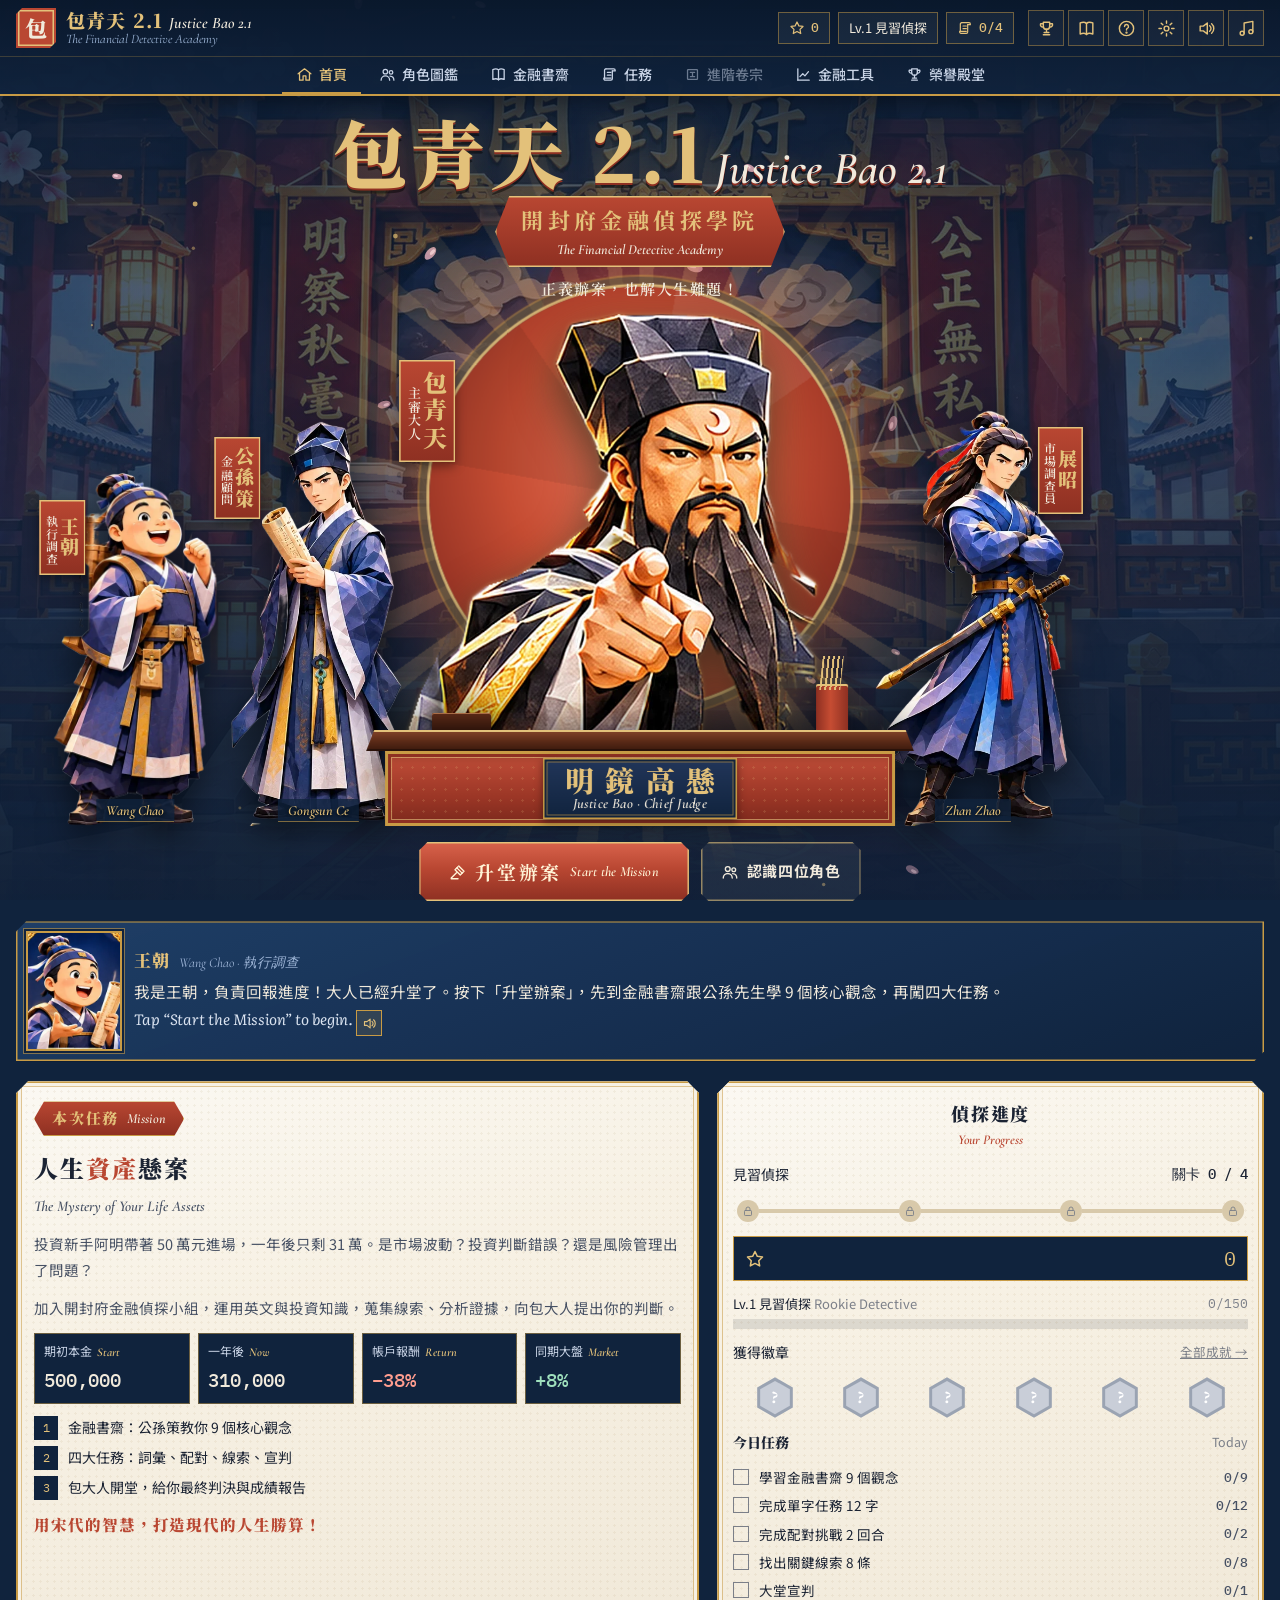
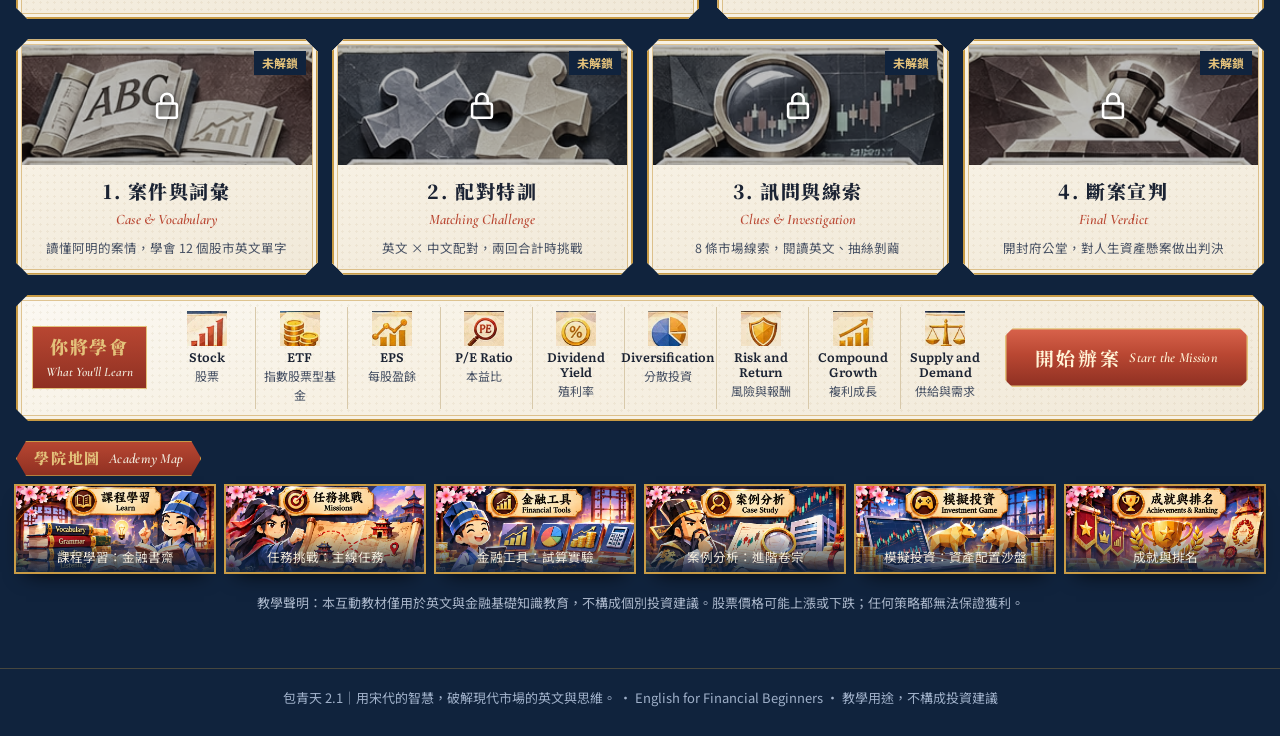
<file: index.html>
<!DOCTYPE html>
<html lang="zh-Hant">
<head>
<meta charset="UTF-8">
<meta name="viewport" content="width=device-width, initial-scale=1, viewport-fit=cover">
<title>包青天 2.1 Justice Bao 2.1</title>
<meta name="claude:viewport-fit-sides" content="cover">
<meta name="description" content="包青天 2.1 Justice Bao 2.1 — The Financial Detective Academy：在開封府的故事裡學會股市英文、金融觀念與風險判斷。">
<meta name="theme-color" content="#10233D">
<link rel="preconnect" href="https://fonts.googleapis.com">
<link rel="preconnect" href="https://fonts.gstatic.com" crossorigin>
<link rel="stylesheet" href="https://fonts.googleapis.com/css2?family=Noto+Serif+TC:wght@600;900&family=Noto+Sans+TC:wght@400;500;700&family=Cormorant+Garamond:ital,wght@0,600;1,500;1,600&family=Literata:ital,wght@0,400;0,600;1,400&family=Gentium+Book+Plus&family=IBM+Plex+Mono:wght@500&display=swap">
<link rel="stylesheet" href="https://fonts.googleapis.com/css2?family=LXGW+WenKai+TC:wght@400;700&display=swap">
<link rel="stylesheet" href="css/style.css">
<link rel="stylesheet" href="css/casefiles.css">
</head>
<body>
<div class="scene" id="scene-a"></div><div class="scene" id="scene-b"></div><div class="scene-veil"></div>
<canvas id="jb-particles" aria-hidden="true"></canvas>
<header class="hud"></header>
<main id="view" aria-live="polite"></main>
<footer class="wrap" style="padding-block:18px 28px;text-align:center;font-size:13px;color:#9fb0c9;border-top:1px solid rgba(200,155,69,.3)">包青天 2.1｜用宋代的智慧，破解現代市場的英文與思維。 · English for Financial Beginners · 教學用途，不構成投資建議</footer>
<div id="jb-modal" class="modal" hidden></div>
<div id="jb-toast" class="toast" role="status" aria-live="polite"></div>
<div id="jb-pop" class="pop-wrap" aria-live="polite"></div>
<div id="jb-flash" class="flash" aria-hidden="true"></div>
<div class="cf">
  <div id="termcard" class="termcard paper" role="dialog" aria-label="單字卡" hidden></div>
  <div id="notebook" class="sheet" hidden><div id="nb-panel" class="sheet-panel paper" role="dialog" aria-modal="true" aria-label="卷宗筆記"></div></div>
  <div id="cf-modal" class="modal" hidden></div>
</div>
<noscript><p style="padding:20px;color:#F1EADC">這個遊戲需要啟用 JavaScript。</p></noscript>
<script src="js/data/assets.js"></script>
<script src="js/data/characters.js"></script>
<script src="js/data/learning.js"></script>
<script src="js/data/missions.js"></script>
<script src="js/data/rules.js"></script>
<script src="js/core/icons.js"></script>
<script src="js/core/store.js"></script>
<script src="js/core/audio.js"></script>
<script src="js/core/ui.js"></script>
<script src="js/views/home.js"></script>
<script src="js/views/gallery.js"></script>
<script src="js/views/academy.js"></script>
<script src="js/views/missions12.js"></script>
<script src="js/views/missions34.js"></script>
<script src="js/views/report.js"></script>
<script src="js/views/extras.js"></script>
<script src="js/casefiles/casefiles.js"></script>
<script src="js/app.js"></script>
</body>
</html>
</file>
<file: css/style.css>
/* Justice Bao 2.1 — visual system.
   Layout concept: a night scene of Kaifeng behind every screen; ivory paper panels with gold frames and chamfered origami corners sit on top; vermilion marks every action. */
:root{
  --navy:#10233D; --navy-2:#162e4e; --navy-3:#20406a; --navy-4:#2c5385;
  --gold:#C89B45; --gold-2:#E3C17A; --gold-3:#8d6a2b; --gold-glow:rgba(200,155,69,.35);
  --verm:#B94732; --verm-2:#8e3022; --verm-3:#d9634c;
  --ivory:#F1EADC; --ivory-2:#e7dcc6; --ivory-3:#d8c9aa; --paper:#f7f1e4;
  --ink:#1b2333; --ink-2:#465063; --ink-3:#7b7f88;
  --jade:#2f7a5b; --jade-2:#dcebe1; --rose:#f6ddd6; --sky:#9fb7d8;
  --f-display:"Noto Serif TC","Noto Serif CJK TC","Songti TC",serif;
  --f-body:"Noto Sans TC","Noto Sans CJK TC","PingFang TC","Microsoft JhengHei",system-ui,sans-serif;
  --f-en:"Literata","Georgia","Times New Roman",serif;
  --f-en-display:"Cormorant Garamond","Literata",Georgia,serif;
  --f-kk:"Gentium Book Plus","Charis SIL","Doulos SIL","Noto Sans","Lucida Sans Unicode",serif;
  --f-mono:"IBM Plex Mono",ui-monospace,Menlo,monospace;
  --chamfer:12px; --r:4px;
  --t-fast:.18s; --t-med:.38s; --ease:cubic-bezier(.2,.8,.2,1);
  color-scheme:light;
}
*{box-sizing:border-box}
[hidden]{display:none!important}
html{scroll-behavior:smooth;-webkit-text-size-adjust:100%}
body{margin:0;background:var(--navy);color:var(--ivory);font-family:var(--f-body);font-size:15.5px;line-height:1.65;-webkit-font-smoothing:antialiased;min-height:100vh;overflow-x:hidden}
body::before{content:"";position:fixed;inset:0 0 auto;height:env(safe-area-inset-top,0px);z-index:60;background:var(--navy)}
body.modal-open{overflow:hidden}
img{max-width:100%;display:block}
button{font:inherit;color:inherit;cursor:pointer}
button[disabled]{cursor:not-allowed}
h1,h2,h3,h4,h5{margin:0;text-wrap:balance;font-weight:900}
p{margin:0}
:focus-visible{outline:3px solid var(--gold-2);outline-offset:2px}
.sr{position:absolute;width:1px;height:1px;overflow:hidden;clip:rect(0 0 0 0);white-space:nowrap}
.ico{width:20px;height:20px;flex:none}
.wrap{width:100%;max-width:1280px;margin:0 auto;padding-left:max(16px,env(safe-area-inset-left,0px));padding-right:max(16px,env(safe-area-inset-right,0px))}
.en{font-family:var(--f-en)}
.kk{font-family:var(--f-kk);letter-spacing:.02em}
.num{font-family:var(--f-mono);font-variant-numeric:tabular-nums}

/* ================= scene backdrop ================= */
.scene{position:fixed;inset:0;z-index:-3;background:var(--navy) center/cover no-repeat;opacity:0;transition:opacity .9s ease}
.scene.on{opacity:1}
.scene-veil{position:fixed;inset:0;z-index:-2;background:
  radial-gradient(120% 70% at 50% 0%,rgba(16,35,61,.25),rgba(16,35,61,.82) 70%),
  linear-gradient(180deg,rgba(16,35,61,.55),rgba(16,35,61,.78) 45%,rgba(10,22,40,.95));pointer-events:none}
body[data-view="home"] .scene-veil{background:radial-gradient(90% 60% at 50% 40%,rgba(16,35,61,.2),rgba(16,35,61,.72) 70%),linear-gradient(180deg,rgba(10,22,40,.82),rgba(16,35,61,.45) 30%,rgba(16,35,61,.6) 60%,rgba(10,22,40,.94))}
#jb-particles{position:fixed;inset:0;width:100%;height:100%;z-index:-1;pointer-events:none}

/* ================= HUD ================= */
.hud{position:sticky;top:env(safe-area-inset-top,0px);z-index:40;background:linear-gradient(180deg,rgba(10,24,44,.97),rgba(16,35,61,.95));border-bottom:2px solid var(--gold);box-shadow:0 6px 18px rgba(0,0,0,.35)}
.hud-row{display:flex;align-items:center;gap:14px;padding-block:8px}
.hud-navrow{border-top:1px solid rgba(200,155,69,.25)}
.hud-navrow .hud-nav{margin:0 auto;justify-content:center}
.brand{display:flex;align-items:center;gap:10px;text-decoration:none;color:var(--ivory);min-width:0;flex:none}
.brand-seal{width:40px;height:40px;flex:none;display:grid;place-items:center;background:var(--verm);color:var(--ivory);font-family:var(--f-display);font-weight:900;font-size:22px;box-shadow:inset 0 0 0 2px var(--verm),inset 0 0 0 3.5px var(--gold-2);clip-path:polygon(6px 0,100% 0,100% calc(100% - 6px),calc(100% - 6px) 100%,0 100%,0 6px)}
.brand-t{display:flex;flex-direction:column;line-height:1.15;min-width:0}
.brand-t b{font-family:var(--f-display);font-weight:900;font-size:19px;color:var(--gold-2);letter-spacing:.06em;white-space:nowrap}
.brand-t b i{font-family:var(--f-en-display);font-style:italic;font-weight:600;color:var(--ivory);margin-left:6px;font-size:16px;letter-spacing:0}
.brand-t span{font-family:var(--f-en-display);font-style:italic;font-size:13px;color:var(--sky);white-space:nowrap}
.hud-nav{display:flex;gap:4px;min-width:0;overflow-x:auto;scrollbar-width:none}
.hud-stats{margin-left:auto}
.hud-nav::-webkit-scrollbar{display:none}
.hud-nav a{display:flex;align-items:center;gap:6px;padding:6px 14px;color:#c9d4e6;text-decoration:none;font-size:14px;font-weight:500;white-space:nowrap;border-bottom:2px solid transparent}
.hud-nav a:hover{color:var(--gold-2)}
.hud-nav a.on{color:var(--gold-2);border-bottom-color:var(--gold)}
.hud-nav a .ico{width:17px;height:17px}
.hud-nav a.locked{opacity:.5}
.hud-stats{display:flex;align-items:center;gap:8px;flex:none}
.chip{display:inline-flex;align-items:center;gap:6px;padding:4px 10px;border:1px solid rgba(200,155,69,.5);background:rgba(255,255,255,.05);font-size:13px;color:var(--ivory);white-space:nowrap}
.chip .ico{width:16px;height:16px;color:var(--gold-2)}
.chip b{font-family:var(--f-mono);font-weight:500;color:var(--gold-2);font-variant-numeric:tabular-nums}
#hud-score.bump{animation:bump .5s var(--ease)}
@keyframes bump{40%{transform:scale(1.25);color:#fff}}
.hud-tools{display:flex;gap:4px;flex:none}
.tool{width:36px;height:36px;display:grid;place-items:center;border:1px solid rgba(200,155,69,.45);background:rgba(255,255,255,.04);color:var(--gold-2);position:relative}
.tool:hover{background:rgba(200,155,69,.18)}
.tool.off{color:#7f8ba0}
.tool .ico{width:19px;height:19px}
.tool[data-tip]:hover::after{content:attr(data-tip);position:absolute;top:calc(100% + 6px);left:50%;transform:translateX(-50%);background:var(--ink);color:var(--ivory);font-size:12px;padding:3px 8px;white-space:nowrap;z-index:5}
.menu-btn{display:none}
.drawer{position:fixed;inset:0;z-index:55;background:rgba(6,14,28,.6);display:flex;justify-content:flex-end}
.drawer-panel{width:min(340px,88%);height:100%;overflow-y:auto;background:var(--navy-2);border-left:2px solid var(--gold);padding:calc(16px + env(safe-area-inset-top,0px)) max(16px,env(safe-area-inset-right,0px)) calc(20px + env(safe-area-inset-bottom,0px)) 18px;display:flex;flex-direction:column;gap:6px}
.drawer-panel a,.drawer-panel button.dr{display:flex;align-items:center;gap:12px;padding:11px 10px;color:var(--ivory);text-decoration:none;border:0;background:none;text-align:left;font-size:15px;border-bottom:1px solid rgba(200,155,69,.18)}
.drawer-panel a.on{color:var(--gold-2)}
.drawer-panel .ico{color:var(--gold-2)}
@media (max-width:900px){.hud-navrow,.hud-tools .opt-tool{display:none}.menu-btn{display:grid}}
@media (max-width:560px){.brand-t span,.chip.lvl,.hud-tools .tool:not(.menu-btn):not(.snd){display:none}.brand-t b{font-size:16px}.brand-t b i{display:none}.brand-seal{width:34px;height:34px;font-size:19px}.hud-stats{gap:5px}.chip{padding:3px 7px}}

/* ================= views ================= */
main#view{position:relative;min-height:70vh}
.view{padding-block:22px 54px;display:flex;flex-direction:column;gap:20px;animation:viewIn var(--t-med) var(--ease) both}
.view.leaving{animation:viewOut .18s ease both}
@keyframes viewIn{from{opacity:0;transform:translateY(10px)}to{opacity:1;transform:none}}
@keyframes viewOut{to{opacity:0;transform:translateY(-6px)}}

/* ---------- frames & panels ---------- */
.frame{position:relative;background:var(--paper);color:var(--ink);
  background-image:radial-gradient(rgba(141,106,43,.07) 1px,transparent 1.3px),linear-gradient(165deg,rgba(255,255,255,.55),rgba(255,255,255,0) 40%,rgba(141,106,43,.06));
  background-size:7px 7px,100% 100%;
  box-shadow:inset 0 0 0 2px var(--gold),inset 0 0 0 5px var(--paper),inset 0 0 0 6px rgba(200,155,69,.55),0 14px 30px -14px rgba(0,0,0,.55);
  clip-path:polygon(var(--chamfer) 0,calc(100% - var(--chamfer)) 0,100% var(--chamfer),100% calc(100% - var(--chamfer)),calc(100% - var(--chamfer)) 100%,var(--chamfer) 100%,0 calc(100% - var(--chamfer)),0 var(--chamfer))}
.frame-dark{position:relative;background:linear-gradient(160deg,rgba(32,64,106,.9),rgba(16,35,61,.94));color:var(--ivory);
  box-shadow:inset 0 0 0 1.5px var(--gold),inset 0 0 0 4px rgba(16,35,61,.9),inset 0 0 0 5px rgba(200,155,69,.4),0 14px 30px -14px rgba(0,0,0,.6);
  clip-path:polygon(var(--chamfer) 0,calc(100% - var(--chamfer)) 0,100% var(--chamfer),100% calc(100% - var(--chamfer)),calc(100% - var(--chamfer)) 100%,var(--chamfer) 100%,0 calc(100% - var(--chamfer)),0 var(--chamfer))}
.pad{padding:22px clamp(16px,2.6vw,28px)}
.ribbon{display:inline-flex;align-items:center;gap:8px;align-self:flex-start;background:linear-gradient(180deg,var(--verm),var(--verm-2));color:var(--gold-2);font-family:var(--f-display);font-weight:900;letter-spacing:.12em;padding:5px 18px;font-size:15px;
  clip-path:polygon(10px 0,calc(100% - 10px) 0,100% 50%,calc(100% - 10px) 100%,10px 100%,0 50%);box-shadow:inset 0 0 0 1px var(--gold)}
.ribbon small{font-family:var(--f-en-display);font-style:italic;font-weight:600;letter-spacing:.02em;color:var(--ivory);font-size:14px}
.eyebrow{font-family:var(--f-en-display);font-style:italic;font-weight:600;font-size:15px;color:var(--gold-2);letter-spacing:.04em}
.frame .eyebrow{color:var(--verm)}
.h-title{font-family:var(--f-display);font-weight:900;font-size:clamp(24px,3vw,34px);letter-spacing:.06em;line-height:1.25}
.h-title .en-sub{display:block;font-family:var(--f-en-display);font-style:italic;font-weight:600;font-size:.55em;letter-spacing:.01em;color:var(--gold-2)}
.frame .h-title .en-sub{color:var(--verm)}
.muted{color:var(--ink-3)}
.frame .lead{color:var(--ink-2)}

/* ---------- view header with scene banner ---------- */
.vhead{display:grid;grid-template-columns:minmax(0,1fr) minmax(0,1.05fr);gap:0;overflow:hidden}
.vhead-copy{padding:22px clamp(16px,2.6vw,30px);display:flex;flex-direction:column;gap:10px;justify-content:center;min-width:0}
.vhead-art{position:relative;min-height:190px}
.vhead-art img{position:absolute;inset:0;width:100%;height:100%;object-fit:cover}
.vhead-art::after{content:"";position:absolute;inset:0;background:linear-gradient(90deg,var(--navy-2),rgba(22,46,78,0) 30%)}
.vhead .lead{color:#d6deeb;max-width:40em;font-size:15px}
.steps4{display:flex;gap:6px;align-items:center;flex-wrap:wrap}
.steps4 span{display:flex;align-items:center;gap:5px;font-size:12.5px;color:#9fb0c9;padding:3px 9px;border:1px solid rgba(159,183,216,.3)}
.steps4 span.on{color:var(--navy);background:var(--gold-2);border-color:var(--gold-2);font-weight:700}
.steps4 span.done{color:var(--gold-2);border-color:rgba(200,155,69,.6)}
.steps4 .ico{width:14px;height:14px}
@media (max-width:820px){.vhead{grid-template-columns:1fr}.vhead-art{min-height:150px;order:-1}.vhead-art::after{background:linear-gradient(0deg,var(--navy-2),rgba(22,46,78,0) 45%)}}

/* ---------- buttons ---------- */
.btn{display:inline-flex;align-items:center;justify-content:center;gap:8px;border:0;padding:10px 20px;font-weight:700;font-size:15px;letter-spacing:.04em;text-decoration:none;transition:transform var(--t-fast),filter var(--t-fast),background var(--t-fast);
  clip-path:polygon(8px 0,calc(100% - 8px) 0,100% 8px,100% calc(100% - 8px),calc(100% - 8px) 100%,8px 100%,0 calc(100% - 8px),0 8px)}
.btn:hover:not([disabled]){filter:brightness(1.08);transform:translateY(-1px)}
.btn:active:not([disabled]){transform:translateY(1px)}
.btn[disabled]{opacity:.45}
.btn .ico{width:18px;height:18px}
.btn-red{background:linear-gradient(180deg,var(--verm-3),var(--verm) 45%,var(--verm-2));color:#fff3d6;box-shadow:inset 0 0 0 1.5px var(--gold-2)}
.btn-gold{background:linear-gradient(180deg,#f0d38f,var(--gold) 60%,#a8802f);color:var(--navy);box-shadow:inset 0 0 0 1px #fbe7b4}
.btn-navy{background:linear-gradient(180deg,var(--navy-4),var(--navy-2));color:var(--gold-2);box-shadow:inset 0 0 0 1.5px var(--gold)}
.btn-ghost{background:rgba(255,255,255,.06);color:var(--ivory);box-shadow:inset 0 0 0 1.5px rgba(227,193,122,.6)}
.frame .btn-ghost{background:rgba(27,35,51,.07);color:var(--ink);box-shadow:inset 0 0 0 1.5px var(--ink-3)}
.btn-lg{padding:14px 30px;font-size:19px;font-family:var(--f-display);letter-spacing:.14em}
.btn-lg small{display:block;font-family:var(--f-en-display);font-style:italic;font-size:14px;letter-spacing:.02em;font-weight:600}
.btn-sm{padding:6px 12px;font-size:13.5px}
.row{display:flex;gap:10px;flex-wrap:wrap;align-items:center}
.row.end{justify-content:flex-end}
.row.between{justify-content:space-between}
.mini-say{display:inline-grid;place-items:center;width:26px;height:26px;border:1px solid var(--gold);background:rgba(200,155,69,.15);color:var(--gold-3);vertical-align:-6px;padding:0}
.mini-say .ico{width:15px;height:15px}
.frame-dark .mini-say,.dlg .mini-say{color:var(--gold-2)}
.icon-txt{display:inline-flex;align-items:center;gap:6px;border:1px solid var(--ivory-3);background:rgba(255,255,255,.6);color:var(--ink-2);padding:5px 11px;font-size:13.5px}
.icon-txt:hover{border-color:var(--gold);color:var(--ink)}
.icon-txt .ico{width:16px;height:16px}
.toggle{display:inline-flex;align-items:center;gap:7px;font-size:13.5px;color:var(--ink-2);cursor:pointer;user-select:none}
.toggle input{accent-color:var(--verm);width:16px;height:16px}

/* ---------- dialogue ---------- */
.dlg{display:grid;grid-template-columns:auto minmax(0,1fr);gap:14px;align-items:center;background:linear-gradient(160deg,rgba(32,64,106,.94),rgba(16,35,61,.96));color:var(--ivory);padding:12px 16px 12px 12px;
  box-shadow:inset 0 0 0 1.5px var(--gold),0 12px 26px -12px rgba(0,0,0,.6);clip-path:polygon(10px 0,100% 0,100% calc(100% - 10px),calc(100% - 10px) 100%,0 100%,0 10px)}
.dlg-in{animation:dlgIn .45s var(--ease) both}
@keyframes dlgIn{from{opacity:0;transform:translateX(-14px)}to{opacity:1;transform:none}}
.dlg-body{min-width:0;display:flex;flex-direction:column;gap:3px}
.dlg-name{display:flex;align-items:baseline;gap:8px;flex-wrap:wrap}
.dlg-name b{font-family:var(--f-display);font-weight:900;color:var(--gold-2);font-size:17px;letter-spacing:.08em}
.dlg-name span{font-family:var(--f-en-display);font-style:italic;font-size:13.5px;color:var(--sky)}
.dlg-zh{font-size:15.5px;line-height:1.7}
.dlg-en{font-family:var(--f-en);font-size:15px;color:#dbe4f1;font-style:italic}
.portrait{margin:0;position:relative;width:92px;aspect-ratio:238/300;flex:none;background:var(--navy-3);
  box-shadow:0 0 0 2px var(--gold),0 0 0 4px var(--navy),0 0 0 5px rgba(200,155,69,.6);overflow:hidden}
.portrait img{width:100%;height:100%;object-fit:cover;object-position:50% 18%}
.portrait.pop img{animation:facePop .42s var(--ease)}
@keyframes facePop{0%{transform:scale(.92);opacity:.4}100%{transform:none;opacity:1}}
.dlg.big .portrait{width:120px}
@media (max-width:560px){.dlg{grid-template-columns:64px minmax(0,1fr);gap:11px;padding:10px 12px 10px 10px}.portrait{width:64px}.dlg.big .portrait{width:76px}.dlg-zh{font-size:14.5px}.dlg-en{font-size:14px}}

/* ---------- options & feedback ---------- */
.q-card{display:flex;flex-direction:column;gap:14px}
.q-meta{display:flex;justify-content:space-between;align-items:center;gap:10px;flex-wrap:wrap;border-bottom:1px solid var(--ivory-3);padding-bottom:10px}
.q-tag{font-family:var(--f-en-display);font-style:italic;font-weight:600;font-size:15px;color:var(--verm)}
.stars{display:inline-flex;gap:2px;color:var(--gold)}
.stars .ico{width:15px;height:15px;fill:currentColor}
.stars .ico.dim{color:var(--ivory-3);fill:none}
.q-en{font-family:var(--f-en);font-size:18px;line-height:1.55;color:var(--ink);font-weight:600}
.q-zh{font-size:14.5px;color:var(--ink-2)}
.opts{display:grid;grid-template-columns:repeat(2,minmax(0,1fr));gap:9px}
.opts.long{grid-template-columns:1fr}
.opt{display:flex;gap:11px;align-items:flex-start;text-align:left;border:1.5px solid var(--ivory-3);background:#fffaf0;color:var(--ink);padding:11px 13px;font-family:var(--f-en);font-size:15.5px;line-height:1.45;transition:border-color var(--t-fast),background var(--t-fast),transform var(--t-fast)}
.opt:hover:not([disabled]){border-color:var(--gold);background:#fff4dc;transform:translateY(-1px)}
.opt .L{font-family:var(--f-display);font-weight:900;color:var(--verm);flex:none;min-width:1em}
.opt small{display:block;font-family:var(--f-body);font-size:13px;color:var(--ink-3)}
.opt.right{border-color:var(--jade);background:var(--jade-2);animation:okPulse .55s var(--ease)}
.opt.wrong{border-color:var(--verm);background:var(--rose);animation:shake .42s}
.opt[disabled]{cursor:default}
.opt.picked{border-color:var(--navy-4);background:#e8eef8}
@keyframes okPulse{40%{box-shadow:0 0 0 6px rgba(47,122,91,.25)}}
@keyframes shake{20%{transform:translateX(-6px)}40%{transform:translateX(6px)}60%{transform:translateX(-4px)}80%{transform:translateX(3px)}}
.fb{padding:12px 15px;font-size:14.5px;line-height:1.7;animation:viewIn .3s var(--ease)}
.fb.ok{background:var(--jade-2);box-shadow:inset 4px 0 0 var(--jade)}
.fb.no{background:var(--rose);box-shadow:inset 4px 0 0 var(--verm)}
.fb b{display:block;margin-bottom:2px}
.fb .plus{display:block;margin-top:8px;padding-top:8px;border-top:1px dashed rgba(27,35,51,.2);color:var(--ink-2)}
.fb .plus::before{content:"金融知識補充　";font-weight:700;color:var(--gold-3)}
@media (max-width:620px){.opts{grid-template-columns:1fr}.q-en{font-size:16.5px}}
.bar{height:10px;background:rgba(27,35,51,.12);position:relative;overflow:hidden}
.bar span{position:absolute;inset:0 auto 0 0;background:linear-gradient(90deg,var(--verm),var(--gold));transition:width .5s var(--ease)}
.frame-dark .bar{background:rgba(255,255,255,.12)}

/* ---------- term button ---------- */
.term{font:inherit;color:var(--verm-2);background:linear-gradient(transparent 62%,rgba(200,155,69,.42) 62%);border:0;padding:0 1px;font-weight:600;cursor:pointer}
.term:hover{background:rgba(200,155,69,.42)}

/* ================= HOME ================= */
.home-title{grid-column:1/-1;display:flex;flex-direction:column;align-items:center;text-align:center;gap:4px;padding-top:4px}
.home-title h1{font-family:var(--f-display);font-weight:900;font-size:clamp(40px,6vw,74px);line-height:1;letter-spacing:.06em;color:var(--gold-2);text-shadow:0 2px 0 var(--verm-2),0 4px 0 rgba(0,0,0,.45),0 0 24px rgba(200,155,69,.25)}
.home-title h1 i{font-family:var(--f-en-display);font-weight:600;font-size:.62em;color:var(--ivory);margin-left:.15em;letter-spacing:0}
.home-title .academy{display:inline-flex;flex-direction:column;align-items:center;background:linear-gradient(180deg,var(--verm),var(--verm-2));padding:6px 26px;box-shadow:inset 0 0 0 1.5px var(--gold-2);clip-path:polygon(14px 0,calc(100% - 14px) 0,100% 50%,calc(100% - 14px) 100%,14px 100%,0 50%)}
.home-title .academy b{font-family:var(--f-display);font-size:clamp(17px,2vw,22px);letter-spacing:.2em;color:var(--gold-2)}
.home-title .academy span{font-family:var(--f-en-display);font-style:italic;font-weight:600;color:var(--ivory);font-size:14px}
.home-title .tag{font-family:var(--f-display);font-weight:600;color:var(--ivory);font-size:15px;letter-spacing:.1em;margin-top:6px}
.story-card{display:flex;flex-direction:column;gap:12px;padding:20px 18px}
.story-card h2{font-family:var(--f-display);font-size:24px;letter-spacing:.08em}
.story-card h2 em{font-style:normal;color:var(--verm)}
.story-card .en{font-family:var(--f-en-display);font-style:italic;font-weight:600;color:var(--ink-2);font-size:15px;margin-top:-6px}
.story-card p.body{font-size:14.5px;color:var(--ink-2);line-height:1.8}
.story-card .tagline{font-family:var(--f-display);color:var(--verm);font-weight:900;letter-spacing:.06em}
.story-card .howto{list-style:none;margin:0;padding:0;display:flex;flex-direction:column;gap:6px;counter-reset:s}
.story-card .howto li{display:grid;grid-template-columns:26px minmax(0,1fr);gap:8px;align-items:center;font-size:14px;color:var(--ink)}
.story-card .howto li::before{counter-increment:s;content:counter(s);width:24px;height:24px;display:grid;place-items:center;background:var(--navy);color:var(--gold-2);font-family:var(--f-mono);font-size:12px}
.story-card .btn{margin-top:auto}
/* hero: the court stage — Bao rises in the centre in front of a vermilion sun, his team flanking, the judge's desk in front */
.court-hero{position:relative;display:flex;flex-direction:column;align-items:center;margin-top:-8px}
.home-title{position:relative;z-index:6}
.home-title h1{text-shadow:0 2px 0 var(--verm-2),0 5px 0 rgba(0,0,0,.45),0 0 30px rgba(200,155,69,.35)}
.court{--sh:520px;--bh:458px;--bb:54px;--dh:96px;--gx:-322px;--gh:405px;--zx:333px;--zh:416px;--wx:calc(min(505px, 50vw - 100px) * -1);--wh:354px;
  position:relative;width:100%;height:var(--sh);margin-top:4px;overflow-x:clip;isolation:isolate}
.court::after{content:"";position:absolute;left:6%;right:6%;bottom:-6px;height:70px;z-index:1;background:radial-gradient(50% 55% at 50% 60%,rgba(4,10,22,.7),transparent 72%);pointer-events:none}
.sun{position:absolute;left:50%;bottom:calc(var(--bb) + var(--bh) * .6);width:calc(var(--bh) * .92);aspect-ratio:1;translate:-50% 50%;z-index:0;pointer-events:none;animation:sunIn 1.1s var(--ease) both}
.sun::before{content:"";position:absolute;inset:-42%;border-radius:50%;background:repeating-conic-gradient(from 0deg,rgba(236,201,128,.30) 0deg 3.5deg,transparent 3.5deg 11deg);-webkit-mask:radial-gradient(circle,#000 34%,transparent 70%);mask:radial-gradient(circle,#000 34%,transparent 70%);animation:spin 140s linear infinite}
.sun::after{content:"";position:absolute;inset:0;border-radius:50%;
  background:conic-gradient(from 10deg,rgba(255,255,255,.08) 0 45deg,transparent 45deg 90deg,rgba(0,0,0,.09) 90deg 135deg,transparent 135deg 180deg,rgba(255,255,255,.06) 180deg 225deg,transparent 225deg 270deg,rgba(0,0,0,.08) 270deg 315deg,transparent 315deg),
             radial-gradient(circle at 50% 42%,#e8735a 0,#c64d33 42%,#9b3626 70%,#6a2117 100%);
  box-shadow:0 0 0 3px rgba(236,201,128,.8),0 0 0 10px rgba(16,35,61,.35),0 0 0 12px rgba(200,155,69,.45),0 0 90px 24px rgba(198,77,51,.45)}
.actor{position:absolute;bottom:0;left:calc(50% + var(--x));translate:-50% 0;display:block;text-decoration:none;color:inherit;z-index:2;animation:var(--in) .9s var(--ease) both}
.actor img{display:block;height:var(--h);width:auto;max-width:none;filter:drop-shadow(0 12px 16px rgba(0,0,0,.55));transition:transform .35s var(--ease),filter .35s}
.actor:hover img,.actor:focus-visible img{transform:translateY(-8px);filter:drop-shadow(0 14px 20px rgba(0,0,0,.6)) drop-shadow(0 0 14px rgba(236,201,128,.55))}
.actor.gongsun{--x:var(--gx);--h:var(--gh);--in:fromL;animation-delay:.45s}
.actor.zhan{--x:var(--zx);--h:var(--zh);--in:fromR;animation-delay:.55s}
.actor.wang{--x:var(--wx);--h:var(--wh);--in:fromL;animation-delay:.7s;z-index:1}
.actor.bao{--x:0px;--h:var(--bh);--in:baoRise;bottom:var(--bb);z-index:3;animation-delay:.2s;animation-duration:1.1s}
.actor.bao img{filter:drop-shadow(0 16px 22px rgba(0,0,0,.6)) drop-shadow(0 0 2px rgba(236,201,128,.6))}
.actor.bao:hover img{transform:translateY(-6px) scale(1.01)}
.vtag{position:absolute;top:4%;display:flex;flex-direction:column;align-items:center;background:linear-gradient(180deg,var(--verm),var(--verm-2));color:var(--gold-2);padding:8px 5px 10px;box-shadow:inset 0 0 0 1.5px var(--gold-2),0 4px 10px rgba(0,0,0,.4);font-family:var(--f-display);font-weight:900;font-size:19px;line-height:1.15;writing-mode:vertical-rl;letter-spacing:.12em;z-index:3;white-space:nowrap}
.vtag small{font-size:12px;color:var(--ivory);font-weight:600;letter-spacing:.05em;margin-top:6px}
.actor.bao .vtag{left:1%;top:10%;font-size:24px;padding:10px 7px 12px}
.actor.bao .vtag small{font-size:13px}
.actor.gongsun .vtag{left:-16px}.actor.zhan .vtag{right:-12px}.actor.wang .vtag{left:-14px;top:8%}
.np{position:absolute;left:50%;bottom:4px;translate:-50% 0;font-family:var(--f-en-display);font-style:italic;font-weight:600;font-size:14px;color:var(--gold-2);white-space:nowrap;text-shadow:0 1px 3px #000;background:rgba(16,35,61,.78);padding:0 10px;box-shadow:inset 0 -1px 0 rgba(200,155,69,.6)}
.desk{position:absolute;left:50%;bottom:0;translate:-50% 0;width:min(100%,calc(var(--bh) * 1.074 + 56px));height:var(--dh);z-index:4;display:flex;flex-direction:column;filter:drop-shadow(0 -8px 18px rgba(0,0,0,.5));animation:deskIn .8s var(--ease) .1s both}
.desk-top{position:relative;height:22%;min-height:12px;background:linear-gradient(180deg,#86452a,#5a2a17 55%,#3a190d);box-shadow:inset 0 2px 0 var(--gold-2),inset 0 -2px 0 #2a120a;clip-path:polygon(1.5% 0,98.5% 0,100% 100%,0 100%)}
.desk-cloth{flex:1;margin:0 3.5%;display:grid;place-items:center;
  background:radial-gradient(rgba(236,201,128,.16) 1.1px,transparent 1.4px) 0 0/11px 11px,linear-gradient(180deg,#c4503a,#9b3626 62%,#7a281c);
  box-shadow:inset 0 0 0 3px var(--gold),inset 0 0 0 6px #8e3022,inset 0 0 0 7px rgba(236,201,128,.6),inset 0 10px 14px -8px rgba(0,0,0,.5)}
.plaque{display:flex;flex-direction:column;align-items:center;line-height:1.15;background:linear-gradient(180deg,#22365a,#10233D);box-shadow:inset 0 0 0 1.5px var(--gold),inset 0 0 0 3.5px #10233D,inset 0 0 0 4.5px rgba(200,155,69,.6),0 3px 8px rgba(0,0,0,.45);padding:5px 22px 6px}
.plaque b{font-family:var(--f-display);font-weight:900;color:var(--gold-2);font-size:calc(var(--dh) * .3);letter-spacing:.4em;margin-right:-.4em}
.plaque small{font-family:var(--f-en-display);font-style:italic;font-weight:600;color:var(--ivory);font-size:calc(var(--dh) * .15);letter-spacing:.03em}
.desk-gavel{position:absolute;left:12%;bottom:calc(100% - 2px);width:calc(var(--dh) * .62);height:calc(var(--dh) * .2);background:linear-gradient(180deg,#5a2a17,#2a120a);box-shadow:inset 0 1px 0 #a86c46,0 3px 4px rgba(0,0,0,.5);border-radius:2px}
.desk-tube{position:absolute;right:12%;bottom:calc(100% - 2px);width:calc(var(--dh) * .34);height:calc(var(--dh) * .5);background:linear-gradient(90deg,#8e3022,#c64d33 45%,#8e3022);box-shadow:inset 0 2px 0 var(--gold-2),inset 0 -2px 0 var(--gold-3);border-radius:2px 2px 1px 1px}
.desk-tube::before{content:"";position:absolute;left:18%;right:18%;bottom:88%;height:70%;background:repeating-linear-gradient(90deg,#e3c17a 0 2px,transparent 2px 5px);transform:skewX(-6deg)}
.court-cta{position:relative;z-index:5;display:flex;gap:12px;flex-wrap:wrap;justify-content:center;margin-top:16px;animation:deskIn .8s var(--ease) .9s both}
.court-cta .btn-lg{min-width:240px}
@keyframes sunIn{from{opacity:0;transform:scale(.6)}to{opacity:1;transform:none}}
@keyframes baoRise{from{opacity:0;transform:translateY(46px) scale(.94)}to{opacity:1;transform:none}}
@keyframes fromL{from{opacity:0;transform:translateX(-36px)}to{opacity:1;transform:none}}
@keyframes fromR{from{opacity:0;transform:translateX(36px)}to{opacity:1;transform:none}}
@keyframes deskIn{from{opacity:0;transform:translateY(18px)}to{opacity:1;transform:none}}
@keyframes spin{to{transform:rotate(360deg)}}
.case-stats{display:grid;grid-template-columns:repeat(4,minmax(0,1fr));gap:8px}
.case-stats div{background:var(--navy);padding:8px 10px;display:flex;flex-direction:column;gap:2px;box-shadow:inset 0 0 0 1px rgba(200,155,69,.5)}
.case-stats span{font-size:12px;color:#c9d4e6}
.case-stats span i{font-family:var(--f-en-display);font-weight:600;color:var(--gold-2);margin-left:5px}
.case-stats b{font-family:var(--f-mono);font-weight:500;font-size:19px;color:var(--ivory);font-variant-numeric:tabular-nums}
.case-stats .bad b{color:#ff9d8f}.case-stats .good b{color:#9fe0bd}
@media (max-width:620px){.case-stats{grid-template-columns:repeat(2,minmax(0,1fr))}}
.home-guide{width:100%}
.home-info{display:grid;grid-template-columns:minmax(0,1.25fr) minmax(0,1fr);gap:18px;align-items:stretch}
@media (max-width:1100px){.court{--sh:460px;--bh:400px;--bb:52px;--dh:86px;--gx:-285px;--gh:350px;--zx:292px;--zh:362px}.actor.wang{display:none}}
@media (max-width:760px){.court{--sh:400px;--bh:340px;--bb:52px;--dh:76px;--gx:-235px;--gh:300px;--zx:240px;--zh:310px;--wx:calc(min(340px, 50vw - 80px) * -1);--wh:250px}.vtag{font-size:15px;padding:6px 4px 8px}.vtag small{display:none}.actor.bao .vtag{font-size:18px}.actor.bao .vtag small{display:block;font-size:11px}.home-info{grid-template-columns:1fr}}
@media (max-width:560px){.court{--sh:310px;--bh:262px;--bb:40px;--dh:64px;--gx:calc(min(138px, 50vw - 52px) * -1);--gh:236px;--zx:min(142px, 50vw - 50px);--zh:244px}.court{width:calc(100% + 32px);margin-inline:-16px}.actor:not(.bao) .vtag,.np{display:none}.actor.bao .vtag{font-size:15px;padding:7px 4px 8px;top:6%}.plaque{padding:3px 12px 4px}.desk-gavel,.desk-tube{display:none}.court-cta{flex-direction:column;align-items:stretch;width:100%}.court-cta .btn{width:100%}}
.side{display:flex;flex-direction:column;gap:12px;padding:18px 16px}
.side h3{font-family:var(--f-display);font-size:18px;letter-spacing:.1em;text-align:center}
.side h3 small{display:block;font-family:var(--f-en-display);font-style:italic;font-weight:600;font-size:13.5px;color:var(--verm);letter-spacing:0}
.prog4{display:flex;align-items:center;gap:0;margin:2px 4px}
.prog4 i{flex:1;height:4px;background:var(--ivory-3)}
.prog4 i.on{background:var(--gold)}
.prog4 b{width:22px;height:22px;display:grid;place-items:center;border-radius:50%;background:var(--ivory-3);color:var(--ink-3);font-size:11px;font-family:var(--f-mono)}
.prog4 b.on{background:var(--gold);color:var(--navy);box-shadow:0 0 0 3px rgba(200,155,69,.3)}
.prog4 b .ico{width:12px;height:12px}
.kv{display:flex;justify-content:space-between;align-items:center;gap:8px;font-size:14px}
.kv b{font-family:var(--f-mono);font-weight:500;font-variant-numeric:tabular-nums}
.score-big{display:flex;align-items:center;gap:8px;background:var(--navy);color:var(--gold-2);padding:6px 12px;font-family:var(--f-mono);font-size:20px;justify-content:flex-end;box-shadow:inset 0 0 0 1px var(--gold)}
.score-big .ico{color:var(--gold-2);margin-right:auto}
.lvl-line{display:flex;flex-direction:column;gap:4px;font-size:13px}
.lvl-line .row{gap:6px}
.badges{display:grid;grid-template-columns:repeat(6,minmax(0,1fr));gap:4px;justify-items:center}
.badges .badge{width:38px;height:43px}
.badges .badge .b-ico{font-size:15px}.badges .badge .b-ico .ico{width:17px;height:17px}
.badge{position:relative;width:44px;height:50px;display:inline-grid;place-items:center;flex:none}
.badge svg{position:absolute;inset:0;width:100%;height:100%}
.badge .b-out{fill:#9aa3b2}.badge .b-in{fill:#c9ced8}
.badge.on .b-out{fill:var(--gold-3)}.badge.on .b-in{fill:url(#none);fill:var(--gold-2)}
.badge .b-ico{position:relative;font-family:var(--f-display);font-weight:900;color:#fff;font-size:18px;display:grid;place-items:center}
.badge.on .b-ico{color:var(--verm-2)}
.badge .b-ico .ico{width:20px;height:20px}
.tasks{list-style:none;margin:0;padding:0;display:flex;flex-direction:column;gap:6px}
.tasks li{display:grid;grid-template-columns:18px minmax(0,1fr) auto;gap:8px;align-items:center;font-size:13.5px}
.tasks li i{width:16px;height:16px;border:1.5px solid var(--ink-3);display:grid;place-items:center}
.tasks li.done i{background:var(--jade);border-color:var(--jade);color:#fff}
.tasks li.done span{color:var(--ink-3);text-decoration:line-through}
.tasks li i .ico{width:12px;height:12px;stroke-width:3}
.tasks li b{font-family:var(--f-mono);font-weight:500;font-size:12.5px;color:var(--ink-2)}
.missions{display:grid;grid-template-columns:repeat(4,minmax(0,1fr));gap:14px}
.mtile{position:relative;display:flex;flex-direction:column;text-decoration:none;color:var(--ink);overflow:hidden;transition:transform .25s var(--ease)}
.mtile:hover{transform:translateY(-4px)}
.mtile .art{position:relative;aspect-ratio:272/112;overflow:hidden;margin:6px 6px 0}
.mtile .art img{width:100%;height:100%;object-fit:cover;transition:transform .5s var(--ease)}
.mtile:hover .art img{transform:scale(1.05)}
.mtile .cap{padding:10px 14px 16px;text-align:center;display:flex;flex-direction:column;gap:2px}
.mtile .cap b{font-family:var(--f-display);font-weight:900;font-size:19px;letter-spacing:.08em}
.mtile .cap i{font-family:var(--f-en-display);font-weight:600;font-size:14.5px;color:var(--verm)}
.mtile .cap span{font-size:12.5px;color:var(--ink-2);margin-top:4px}
.mtile .state{position:absolute;top:12px;right:12px;font-size:12px;font-weight:700;padding:2px 8px;background:var(--navy);color:var(--gold-2);z-index:2}
.mtile .state.done{background:var(--jade);color:#fff}
.mtile .state.now{background:var(--verm);color:#fff3d6;animation:nowPulse 1.8s ease-in-out infinite}
@keyframes nowPulse{50%{box-shadow:0 0 0 5px rgba(185,71,50,.3)}}
.mtile.locked .art img{filter:grayscale(.85) brightness(.75)}
.mtile.locked .lockico{position:absolute;inset:0;display:grid;place-items:center;color:#fff;z-index:1}
.mtile.locked .lockico .ico{width:34px;height:34px;filter:drop-shadow(0 2px 4px #000)}
.mtile.just-unlocked{animation:unlockGlow 1.6s ease 2}
@keyframes unlockGlow{50%{filter:drop-shadow(0 0 16px var(--gold-2)) brightness(1.08)}}
.learn-strip{display:grid;grid-template-columns:auto minmax(0,1fr) auto;gap:16px;align-items:center;padding:12px 16px}
.learn-strip .lbl{display:flex;flex-direction:column;align-items:center;background:linear-gradient(180deg,var(--verm),var(--verm-2));color:var(--gold-2);padding:6px 14px;font-family:var(--f-display);font-weight:900;font-size:18px;letter-spacing:.1em;box-shadow:inset 0 0 0 1px var(--gold-2)}
.learn-strip .lbl small{font-family:var(--f-en-display);font-style:italic;font-weight:600;color:var(--ivory);font-size:13px;letter-spacing:0}
.kicons{display:grid;grid-template-columns:repeat(9,minmax(0,1fr));gap:4px}
.kicon{display:flex;flex-direction:column;align-items:center;gap:2px;text-align:center;border:0;background:none;padding:4px 2px;color:var(--ink);border-left:1px solid var(--ivory-3)}
.kicon:first-child{border-left:0}
.kicon img{width:40px;height:36px;object-fit:contain;mix-blend-mode:multiply}
.kicon b{font-family:var(--f-en);font-size:12.5px;line-height:1.2;font-weight:600}
.kicon span{font-size:12px;color:var(--ink-2)}
.kicon:hover b{color:var(--verm)}
.start-btn{min-width:220px}
.map-grid{display:grid;grid-template-columns:repeat(6,minmax(0,1fr));gap:12px}
.map-tile{position:relative;display:block;aspect-ratio:750/327;overflow:hidden;box-shadow:0 0 0 2px var(--gold),0 10px 20px -10px #000;transition:transform .25s var(--ease)}
.map-tile img{width:100%;height:100%;object-fit:cover}
.map-tile:hover{transform:translateY(-3px)}
.map-tile span{position:absolute;left:0;right:0;bottom:0;background:linear-gradient(0deg,rgba(16,35,61,.92),rgba(16,35,61,0));color:var(--ivory);font-size:12.5px;padding:14px 8px 5px;text-align:center}
.tool-tabs{gap:8px}
.tool-tabs .btn{flex-direction:column;gap:0;line-height:1.3;padding:8px 16px}
.disclaimer{font-size:13px;color:#a9b6ca;text-align:center;max-width:60em;margin:0 auto}
@media (max-width:1100px){.kicons{grid-template-columns:repeat(5,minmax(0,1fr))}.kicon:nth-child(6){border-left:0}.map-grid{grid-template-columns:repeat(3,minmax(0,1fr))}}
@media (max-width:820px){.missions{grid-template-columns:repeat(2,minmax(0,1fr))}.learn-strip{grid-template-columns:1fr;justify-items:center}}
@media (max-width:620px){.map-grid{grid-template-columns:repeat(2,minmax(0,1fr))}}
@media (max-width:480px){.missions{gap:10px}.mtile .cap b{font-size:16px}.mtile .cap span{display:none}.kicons{grid-template-columns:repeat(3,minmax(0,1fr))}.kicon{border-left:0}.home-title h1{font-size:44px}.home-title h1 i{display:block;font-size:24px;margin:4px 0 0}.carousel .row.between .dots{order:-1;width:100%}.carousel .row.between .btn{flex:1}}

/* ================= GALLERY ================= */
.gal{display:grid;grid-template-columns:200px minmax(0,1fr) minmax(0,380px);gap:16px;align-items:start}
.gal-list{display:flex;flex-direction:column;gap:10px}
.gal-pick{display:grid;grid-template-columns:56px minmax(0,1fr);gap:10px;align-items:center;text-align:left;border:0;padding:8px;background:rgba(16,35,61,.75);color:var(--ivory);box-shadow:inset 0 0 0 1px rgba(200,155,69,.4);text-decoration:none}
.gal-pick .portrait{width:56px}
.gal-pick b{font-family:var(--f-display);font-size:17px;letter-spacing:.06em;display:block;font-style:normal}
.gal-pick>span>span{font-family:var(--f-en-display);font-style:italic;font-size:13px;color:var(--sky)}
.gal-pick.on{background:linear-gradient(90deg,var(--verm-2),rgba(142,48,34,.6));box-shadow:inset 0 0 0 1.5px var(--gold-2)}
.gal-stage{position:relative;min-height:560px;display:flex;flex-direction:column;align-items:center;justify-content:flex-end;padding:20px 16px 0;overflow:hidden}
.gal-stage .halo{position:absolute;left:50%;bottom:-10%;width:90%;aspect-ratio:1;transform:translateX(-50%);background:radial-gradient(circle,rgba(227,193,122,.28),transparent 62%);pointer-events:none}
.gal-img{position:relative;width:100%;height:500px;display:flex;align-items:flex-end;justify-content:center}
.gal-img img{max-height:100%;max-width:100%;width:auto;height:100%;object-fit:contain;object-position:bottom center;filter:drop-shadow(0 12px 18px rgba(0,0,0,.5));animation:galIn .45s var(--ease)}
.gal-img.bust img{height:92%;max-height:460px;object-fit:contain;box-shadow:0 0 0 3px var(--gold),0 0 0 6px var(--navy),0 0 0 7px rgba(200,155,69,.6),0 18px 30px -10px rgba(0,0,0,.6);filter:none;align-self:center;margin-bottom:auto;margin-top:auto}
@keyframes galIn{from{opacity:0;transform:translateY(12px) scale(.97)}to{opacity:1;transform:none}}
.gal-cap{position:relative;z-index:1;margin:10px 0 14px;display:flex;align-items:center;gap:10px}
.gal-cap .ribbon{align-self:center}
.gal-side{display:flex;flex-direction:column;gap:12px}
.gal-info{padding:18px}
.gal-info h2{font-family:var(--f-display);font-size:28px;letter-spacing:.1em}
.gal-info h2 small{font-family:var(--f-en-display);font-style:italic;font-weight:600;font-size:17px;color:var(--verm);margin-left:8px;letter-spacing:0}
.gal-info .role{font-weight:700;color:var(--ink-2);font-size:14px;margin-top:2px}
.pills{display:flex;gap:6px;flex-wrap:wrap;margin:8px 0}
.pills span{font-size:12.5px;padding:2px 9px;background:var(--navy);color:var(--gold-2)}
.gal-info ul{margin:6px 0 0;padding-left:1.2em;font-size:14px;color:var(--ink-2)}
.gal-info .story{font-size:14px;color:var(--ink-2);line-height:1.8;margin-top:8px}
.gal-info q{display:block;font-family:var(--f-en);font-style:italic;color:var(--ink);margin-top:10px;quotes:"“" "”"}
.gal-info .qzh{font-size:13.5px;color:var(--ink-3)}
.expr-grid{display:grid;grid-template-columns:repeat(3,minmax(0,1fr));gap:8px;padding:14px}
.expr{display:flex;flex-direction:column;gap:4px;align-items:stretch;border:0;padding:0;background:none;text-align:center}
.expr .ph{position:relative;aspect-ratio:238/300;overflow:hidden;box-shadow:0 0 0 1.5px var(--gold-3);background:var(--navy-3)}
.expr .ph img{width:100%;height:100%;object-fit:cover;object-position:50% 18%;transition:transform .3s}
.expr:hover .ph img{transform:scale(1.05)}
.expr span{font-size:12.5px;color:var(--ink-2);line-height:1.2}
.expr span i{display:block;font-family:var(--f-en-display);font-weight:600;color:var(--verm);font-size:12.5px}
.expr.on .ph{box-shadow:0 0 0 3px var(--verm),0 0 0 5px var(--gold-2)}
.expr.full .ph{background:linear-gradient(180deg,var(--navy-3),var(--navy))}
.expr.full .ph img{object-fit:contain;object-position:bottom}
@media (max-width:1100px){.gal{grid-template-columns:minmax(0,1fr) minmax(0,340px)}.gal-list{grid-column:1/-1;flex-direction:row;overflow-x:auto}.gal-pick{flex:1 0 170px}}
@media (max-width:760px){.gal{grid-template-columns:1fr}.gal-stage{min-height:420px}.gal-img{height:380px}.expr-grid{grid-template-columns:repeat(5,minmax(0,1fr))}}
@media (max-width:480px){.gal-img{height:330px}.gal-stage{min-height:370px}.expr-grid{grid-template-columns:repeat(3,minmax(0,1fr))}}

/* ================= ACADEMY / flip cards ================= */
.study{display:grid;grid-template-columns:minmax(0,1fr) 300px;gap:18px;align-items:start}
.carousel{display:flex;flex-direction:column;gap:14px}
.dots{display:flex;gap:6px;justify-content:center;flex-wrap:wrap}
.dots button{width:30px;height:30px;border:1px solid rgba(200,155,69,.5);background:rgba(16,35,61,.7);color:#9fb0c9;font-size:12px;font-family:var(--f-mono);padding:0}
.dots button.on{background:var(--gold);color:var(--navy);border-color:var(--gold)}
.dots button.done{color:var(--gold-2);border-color:var(--gold)}
.dots button.done::after{content:"✓";font-size:10px;margin-left:1px}
.flip{perspective:1600px;position:relative}
.flip-inner{position:relative;display:grid;transition:transform .7s var(--ease);transform-style:preserve-3d}
.flip.flipped .flip-inner{transform:rotateY(180deg)}
.flip .face{grid-area:1/1;backface-visibility:hidden;-webkit-backface-visibility:hidden;min-height:100%}
.flip .face.back{transform:rotateY(180deg)}
.lcard .face{padding:26px clamp(18px,3vw,36px);display:flex;flex-direction:column;gap:12px}
.lcard .front{align-items:center;justify-content:center;text-align:center;min-height:380px}
.lcard .front .ic{width:96px;height:86px;object-fit:contain;mix-blend-mode:multiply}
.lcard .word{font-family:var(--f-en);font-weight:600;font-size:clamp(34px,5vw,50px);line-height:1.1;color:var(--navy)}
.lcard .full{font-family:var(--f-en-display);font-style:italic;font-weight:600;font-size:18px;color:var(--ink-2)}
.lcard .kkline{display:flex;align-items:center;gap:10px;justify-content:center;flex-wrap:wrap}
.lcard .kk{font-size:22px;color:var(--ink-2)}
.lcard .pos{font-family:var(--f-en);font-style:italic;color:var(--ink-3)}
.lcard .zh-big{font-family:var(--f-display);font-weight:900;font-size:28px;color:var(--verm);letter-spacing:.1em}
.lcard .hint{font-size:13px;color:var(--ink-3);display:flex;gap:6px;align-items:center}
.lcard .back-head{display:flex;justify-content:space-between;align-items:baseline;gap:10px;flex-wrap:wrap;border-bottom:1px solid var(--ivory-3);padding-bottom:8px}
.lcard .back-head b{font-family:var(--f-en);font-size:24px;color:var(--navy)}
.lcard .back-head span{font-family:var(--f-display);font-weight:900;color:var(--verm);font-size:20px}
.field{display:grid;grid-template-columns:92px minmax(0,1fr);gap:10px;align-items:baseline;font-size:15px}
.field>span:first-child{font-size:12px;letter-spacing:.06em;color:var(--gold-3);font-weight:700;text-transform:uppercase}
.field .en{font-size:16px;color:var(--ink)}
.field .ex{font-style:italic}
.formula{font-family:var(--f-mono);font-size:14px;background:var(--navy);color:var(--gold-2);padding:6px 10px;display:inline-block}
.note{font-size:14px;color:var(--ink-2);background:rgba(200,155,69,.12);padding:9px 12px;box-shadow:inset 3px 0 0 var(--gold)}
.lcard .actions{display:flex;gap:8px;flex-wrap:wrap;justify-content:space-between;align-items:center;margin-top:auto}
@media (max-width:560px){.field{grid-template-columns:1fr;gap:0}.lcard .front{min-height:320px}}
.study-side{display:flex;flex-direction:column;gap:12px;position:sticky;top:76px}
.study-side .frame-dark{padding:16px}
.checklist{list-style:none;margin:0;padding:0;display:flex;flex-direction:column;gap:3px}
.checklist li button{display:grid;grid-template-columns:20px minmax(0,1fr) auto;gap:8px;width:100%;text-align:left;align-items:center;border:0;background:none;padding:5px 4px;font-size:14px;color:var(--ivory)}
.checklist li button:hover{background:rgba(255,255,255,.06)}
.checklist li button.on{background:rgba(200,155,69,.2)}
.checklist i{width:18px;height:18px;border:1.5px solid #8ea0bb;display:grid;place-items:center}
.checklist .done i{background:var(--jade);border-color:var(--jade)}
.checklist i .ico{width:13px;height:13px;stroke-width:3}
.checklist small{color:#9fb0c9;font-size:12px}
@media (max-width:980px){.study{grid-template-columns:1fr}.study-side{position:static}}
.vgrid{display:grid;grid-template-columns:repeat(4,minmax(0,1fr));gap:12px}
.vcard{cursor:pointer;min-height:220px}
.vcard .face{padding:16px;display:flex;flex-direction:column;gap:6px}
.vcard .front{align-items:center;justify-content:center;text-align:center}
.vcard .w{font-family:var(--f-en);font-weight:600;font-size:22px;color:var(--navy);line-height:1.15}
.vcard .kk{font-size:16px;color:var(--ink-2)}
.vcard .back .w{font-size:17px}
.vcard .zh{font-family:var(--f-display);font-weight:900;color:var(--verm);font-size:16px}
.vcard .d{font-family:var(--f-en);font-size:13.5px;color:var(--ink)}
.vcard .x{font-family:var(--f-en);font-style:italic;font-size:13.5px;color:var(--ink-2)}
.vcard .xz{font-size:12.5px;color:var(--ink-3)}
.vcard .learned{position:absolute;top:10px;right:12px;color:var(--jade);font-weight:700;font-size:12px;display:flex;gap:3px;align-items:center;z-index:2}
.vcard .learned .ico{width:14px;height:14px;stroke-width:3}
@media (max-width:1100px){.vgrid{grid-template-columns:repeat(3,minmax(0,1fr))}}
@media (max-width:760px){.vgrid{grid-template-columns:repeat(2,minmax(0,1fr))}}
@media (max-width:430px){.vgrid{grid-template-columns:1fr}.vcard{min-height:190px}}
.casefile{display:flex;flex-direction:column;gap:12px;max-width:52em}
.casefile .p-en{font-family:var(--f-en);font-size:17px;line-height:1.85;color:var(--ink)}
.casefile .p-zh{font-size:14.5px;color:var(--ink-2);box-shadow:inset 3px 0 0 var(--gold);padding-left:12px;margin-top:-4px}
.bao-reminder{display:flex;flex-direction:column;gap:4px;font-size:14.5px}
.bao-reminder b{font-family:var(--f-en);font-size:17px}

/* ================= MATCHING ================= */
.mhud{display:flex;gap:10px;flex-wrap:wrap;align-items:center}
.mhud .chip{background:var(--navy);font-size:14px}
.mhud .chip.streak{border-color:var(--verm-3);color:#ffd2c6}
.mhud .chip.streak .ico{color:var(--verm-3)}
.match{display:grid;grid-template-columns:minmax(0,1fr) minmax(0,1fr);gap:12px}
.match .col{display:flex;flex-direction:column;gap:8px}
.mcard{display:flex;align-items:center;justify-content:space-between;gap:8px;min-height:54px;text-align:left;border:1.5px solid var(--ivory-3);background:#fffaf0;color:var(--ink);padding:10px 14px;font-size:15.5px;transition:all var(--t-fast)}
.mcard.en{font-family:var(--f-en);font-weight:600;font-size:17px}
.mcard:hover:not([disabled]){border-color:var(--gold);background:#fff4dc}
.mcard.sel{border-color:var(--gold);background:#ffefc4;box-shadow:0 0 0 3px rgba(200,155,69,.3)}
.mcard.ok{border-color:var(--jade);background:var(--jade-2);color:var(--jade);cursor:default;animation:okPulse .5s}
.mcard.bad{border-color:var(--verm);background:var(--rose);animation:shake .42s}
.mcard .ico{width:16px;height:16px}
.round-sum{display:grid;grid-template-columns:repeat(4,minmax(0,1fr));gap:10px;text-align:center}
.round-sum div{background:rgba(27,35,51,.06);padding:10px 6px}
.round-sum b{display:block;font-family:var(--f-mono);font-size:22px;color:var(--navy);font-weight:500}
.round-sum span{font-size:12.5px;color:var(--ink-2)}
@media (max-width:560px){.round-sum{grid-template-columns:repeat(2,minmax(0,1fr))}.mcard{font-size:14px;padding:9px 10px;min-height:50px}.mcard.en{font-size:15px}}

/* ================= INVESTIGATION ================= */
.inv{display:grid;grid-template-columns:minmax(0,1fr) 300px;gap:18px;align-items:start}
.evidence{position:relative;background:#fbf3df;border:1px dashed var(--gold-3);padding:14px 16px 14px 18px;font-family:var(--f-en);font-size:16px;line-height:1.6;color:var(--ink);transform:rotate(-.4deg)}
.evidence::before{content:"";position:absolute;top:-8px;left:24px;width:16px;height:16px;border-radius:50%;background:radial-gradient(circle at 35% 35%,#ff8a7a,var(--verm-2));box-shadow:0 2px 3px rgba(0,0,0,.35)}
.evidence small{display:block;font-family:var(--f-body);font-size:13.5px;color:var(--ink-2);margin-top:4px}
.stamp-bg{position:absolute;right:12px;top:8px;font-family:var(--f-display);font-weight:900;color:var(--verm);border:2px solid var(--verm);padding:0 6px;font-size:13px;transform:rotate(8deg);opacity:.75}
.notes{display:flex;flex-direction:column;gap:12px;position:sticky;top:76px}
.notes-list{list-style:none;margin:0;padding:0;display:flex;flex-direction:column;gap:6px;counter-reset:n}
.notes-list li{display:grid;grid-template-columns:26px minmax(0,1fr) 18px;gap:8px;align-items:center;background:#fffaf0;color:var(--ink);padding:7px 9px;font-size:13px;box-shadow:inset 0 0 0 1px var(--ivory-3);animation:noteIn .45s var(--ease)}
@keyframes noteIn{from{opacity:0;transform:translateX(12px) rotate(2deg)}to{opacity:1;transform:none}}
.notes-list li .n{font-family:var(--f-mono);font-size:12px;color:var(--gold-3)}
.notes-list li.ok .ico{color:var(--jade)}.notes-list li.no .ico{color:var(--verm)}
.notes-list li.empty{background:rgba(255,255,255,.05);color:#7f8ba0;box-shadow:inset 0 0 0 1px rgba(159,183,216,.2);animation:none}
@media (max-width:980px){.inv{grid-template-columns:1fr}.notes{position:static}}

/* ================= COURT ================= */
.court-intro{display:flex;flex-direction:column;gap:12px}
.exhibits{display:grid;grid-template-columns:repeat(2,minmax(0,1fr));gap:12px}
.exhibit{background:#fffaf0;box-shadow:inset 0 0 0 1px var(--ivory-3);padding:12px;display:flex;flex-direction:column;gap:8px;min-width:0}
.exhibit .tag{font-family:var(--f-en-display);font-style:italic;font-weight:600;color:var(--verm);font-size:15px}
.exhibit .zh{font-size:12.5px;color:var(--ink-3)}
.stmt{font-family:var(--f-mono);font-size:13px;font-variant-numeric:tabular-nums}
.stmt div{display:flex;justify-content:space-between;gap:10px;padding:4px 2px;border-bottom:1px dashed var(--ivory-3)}
.stmt div:last-child{border-bottom:0;font-weight:500;color:var(--verm-2)}
.stmt span:first-child{font-family:var(--f-body);color:var(--ink-2)}
.chat{background:#7f9bc4;padding:10px;display:flex;flex-direction:column;gap:6px}
.chat .grp{text-align:center;font-size:11.5px;color:#eef3fb}
.bubble{max-width:88%;padding:7px 10px;background:#fff;color:#1d1d1d;line-height:1.4;font-family:var(--f-en);font-size:14px}
.bubble .who{display:block;font-family:var(--f-body);font-size:11px;color:#6a6a6a}
.bubble.me{align-self:flex-end;background:#8de07a}
.chart-svg{width:100%;height:auto;display:block}
@media (max-width:640px){.exhibits{grid-template-columns:1fr}}
.multi{display:grid;grid-template-columns:repeat(2,minmax(0,1fr));gap:8px}
.chk{display:flex;gap:10px;align-items:flex-start;text-align:left;border:1.5px solid var(--ivory-3);background:#fffaf0;padding:10px 12px;color:var(--ink);font-family:var(--f-en);font-size:15px;line-height:1.4}
.chk i{width:20px;height:20px;border:1.5px solid var(--ink-3);flex:none;display:grid;place-items:center;margin-top:1px}
.chk i .ico{width:14px;height:14px;stroke-width:3}
.chk small{display:block;font-family:var(--f-body);color:var(--ink-3);font-size:12.5px}
.chk.on{border-color:var(--navy-4);background:#e8eef8}
.chk.on i{background:var(--navy-4);border-color:var(--navy-4);color:#fff}
.chk.right{border-color:var(--jade);background:var(--jade-2)}
.chk.miss{border-color:var(--verm);background:var(--rose)}
@media (max-width:620px){.multi{grid-template-columns:1fr}}
.advisers{display:grid;grid-template-columns:repeat(3,minmax(0,1fr));gap:12px}
.adviser{display:flex;flex-direction:column;gap:8px;align-items:stretch;text-align:left;border:1.5px solid var(--ivory-3);background:#fffaf0;color:var(--ink);padding:14px;transition:all var(--t-fast)}
.adviser:hover:not([disabled]){border-color:var(--verm);transform:translateY(-2px)}
.adviser .face{width:84px;height:84px;align-self:center}
.adviser .face svg{width:100%;height:100%}
.adviser h4{font-family:var(--f-display);font-size:18px;text-align:center}
.adviser h4 small{display:block;font-family:var(--f-en-display);font-style:italic;font-weight:600;font-size:14px;color:var(--verm)}
.adviser .tagline{font-size:12.5px;text-align:center;color:var(--ink-3)}
.adviser .say{font-family:var(--f-en);font-size:14.5px;background:rgba(27,35,51,.05);padding:8px 10px;line-height:1.5}
.adviser .sayzh{font-size:13px;color:var(--ink-2)}
.adviser.out{opacity:.55}
.adviser.win{border-color:var(--jade);box-shadow:0 0 0 2px var(--jade)}
@media (max-width:860px){.advisers{grid-template-columns:1fr}.adviser{display:grid;grid-template-columns:70px minmax(0,1fr);column-gap:12px}.adviser .face{width:70px;height:70px;grid-row:span 4;align-self:start}.adviser h4,.adviser .tagline{text-align:left}}
.gavel-scene{position:relative;display:grid;grid-template-columns:200px minmax(0,1fr);gap:20px;align-items:center;background:linear-gradient(160deg,rgba(32,64,106,.96),rgba(16,35,61,.98));padding:20px;color:var(--ivory)}
.gavel-scene .portrait{width:200px}
.gavel-scene h3{font-family:var(--f-display);font-size:26px;color:var(--gold-2);letter-spacing:.1em}
.big-stamp{position:absolute;right:20px;top:-14px;font-family:var(--f-display);font-weight:900;color:#fff3d6;background:var(--verm);font-size:26px;padding:6px 14px;letter-spacing:.2em;transform:rotate(-8deg);box-shadow:inset 0 0 0 3px var(--verm),inset 0 0 0 5px #fff3d6;z-index:3}
.stamp-in{animation:stampIn .55s cubic-bezier(.2,1.6,.4,1) both}
@keyframes stampIn{0%{transform:rotate(-8deg) scale(2.6);opacity:0}100%{transform:rotate(-8deg) scale(1);opacity:1}}
@media (max-width:640px){.gavel-scene{grid-template-columns:1fr;justify-items:center;text-align:center}.gavel-scene .portrait{width:140px}}
.concepts{display:grid;grid-template-columns:repeat(3,minmax(0,1fr));gap:12px}
.concept{background:#fffaf0;box-shadow:inset 0 0 0 1px var(--ivory-3);padding:14px}
.concept h4{font-family:var(--f-display);font-size:16px;color:var(--verm);margin-bottom:4px}
.concept h4 small{font-family:var(--f-en-display);font-style:italic;font-weight:600;color:var(--ink-2);font-size:14px;margin-left:6px}
.concept p{font-size:13.5px;color:var(--ink-2)}
.cbars{height:80px;display:flex;align-items:flex-end;gap:6px;border-bottom:2px solid var(--ink-3);margin-top:10px;padding:0 4px}
.cbars i{flex:1;background:linear-gradient(var(--gold-2),var(--verm))}
@media (max-width:900px){.concepts{grid-template-columns:repeat(2,minmax(0,1fr))}}
@media (max-width:560px){.concepts{grid-template-columns:1fr}}

/* ================= REPORT & HONOR ================= */
.report{display:grid;grid-template-columns:minmax(0,1fr) minmax(0,1fr);gap:18px}
.radar text{font-family:var(--f-body);font-size:11px;fill:var(--ink-2)}
.radar .val{font-family:var(--f-mono);font-size:11px;fill:var(--verm-2)}
.dimrow{display:grid;grid-template-columns:120px minmax(0,1fr) 48px;gap:10px;align-items:center;font-size:14px}
.dimrow small{display:block;font-family:var(--f-en-display);font-style:italic;color:var(--ink-3);font-size:12.5px}
.dimrow b{font-family:var(--f-mono);font-weight:500;text-align:right;font-variant-numeric:tabular-nums}
.rank-seal{display:flex;flex-direction:column;align-items:center;gap:2px;text-align:center}
.rank-seal .rk{font-family:var(--f-display);font-weight:900;font-size:clamp(26px,4vw,38px);color:var(--verm);letter-spacing:.12em}
.rank-seal .rk-en{font-family:var(--f-en-display);font-style:italic;font-weight:600;font-size:18px;color:var(--ink-2)}
.ptable{width:100%;border-collapse:collapse;font-size:14px}
.ptable th,.ptable td{padding:6px 6px;border-bottom:1px solid var(--ivory-3);text-align:left}
.ptable td.n,.ptable th.n{text-align:right;font-family:var(--f-mono);font-variant-numeric:tabular-nums}
.ptable tr.tot td{font-weight:700;border-bottom:0;color:var(--verm-2)}
@media (max-width:860px){.report{grid-template-columns:1fr}}
.cert{text-align:center;display:flex;flex-direction:column;gap:10px;align-items:center;padding:30px clamp(18px,5vw,48px)}
.cert h3{font-family:var(--f-display);font-size:clamp(30px,5vw,44px);letter-spacing:.3em;margin-right:-.3em}
.cert .body{font-size:16px;line-height:1.9;max-width:32em;color:var(--ink-2)}
.cert .sign{display:flex;align-items:center;gap:12px;color:var(--ink-2);font-size:14px}
.cert .sign .brand-seal{width:52px;height:52px;font-size:28px;transform:rotate(-6deg)}
.honor{display:grid;grid-template-columns:minmax(0,340px) minmax(0,1fr);gap:18px;align-items:start}
.profile{display:flex;flex-direction:column;gap:12px;align-items:stretch}
.profile .who{display:flex;gap:12px;align-items:center}
.profile .who .portrait{width:70px}
.profile .who b{font-family:var(--f-display);font-size:22px;display:block}
.profile .who span{font-size:13px;color:var(--ink-2)}
.levels{display:grid;grid-template-columns:repeat(5,minmax(0,1fr));gap:4px}
.levels div{text-align:center;padding:6px 2px;font-size:11.5px;line-height:1.3;background:rgba(27,35,51,.06);color:var(--ink-3)}
.levels div b{display:block;font-family:var(--f-mono);font-size:11px}
.levels div.on{background:var(--navy);color:var(--gold-2)}
.ach-grid{display:grid;grid-template-columns:repeat(3,minmax(0,1fr));gap:12px}
.ach{display:flex;gap:12px;align-items:center;background:#fffaf0;box-shadow:inset 0 0 0 1px var(--ivory-3);padding:12px}
.ach .badge{width:52px;height:58px}
.ach b{font-family:var(--f-display);font-size:16px;display:block}
.ach i{font-family:var(--f-en-display);font-weight:600;color:var(--verm);font-size:14px;display:block}
.ach p{font-size:12.5px;color:var(--ink-2)}
.ach .when{font-size:11.5px;color:var(--jade);font-weight:700}
.ach.lock{opacity:.7}
.lb{width:100%;border-collapse:collapse;font-size:14px}
.lb th,.lb td{padding:7px 6px;border-bottom:1px solid var(--ivory-3);text-align:left}
.lb td.n{font-family:var(--f-mono);text-align:right}
.lb tr.me td{background:rgba(200,155,69,.18)}
.log{list-style:none;margin:0;padding:0;display:flex;flex-direction:column;gap:2px;max-height:340px;overflow-y:auto}
.log li{display:grid;grid-template-columns:20px minmax(0,1fr) auto;gap:8px;align-items:center;font-size:13.5px;padding:5px 2px;border-bottom:1px dashed var(--ivory-3)}
.log li .ico{width:16px;height:16px;color:var(--gold-3)}
.log time{font-family:var(--f-mono);font-size:11.5px;color:var(--ink-3)}
@media (max-width:980px){.honor{grid-template-columns:1fr}.ach-grid{grid-template-columns:repeat(2,minmax(0,1fr))}}
@media (max-width:560px){.ach-grid{grid-template-columns:1fr}}

/* ================= overlays ================= */
.toast{position:fixed;left:50%;bottom:calc(22px + env(safe-area-inset-bottom,0px));transform:translate(-50%,20px);background:var(--navy);color:var(--ivory);padding:10px 18px;box-shadow:inset 0 0 0 1.5px var(--gold),0 10px 24px rgba(0,0,0,.45);opacity:0;pointer-events:none;transition:all .3s var(--ease);z-index:80;font-size:14.5px;max-width:calc(100% - 32px);text-align:center}
.toast.show{opacity:1;transform:translate(-50%,0)}
.toast.bad{box-shadow:inset 0 0 0 1.5px var(--verm-3),0 10px 24px rgba(0,0,0,.45)}
.float-pts{position:fixed;z-index:85;transform:translate(-50%,0);font-family:var(--f-mono);font-weight:500;font-size:22px;color:var(--gold-2);text-shadow:0 2px 0 var(--verm-2),0 0 10px rgba(0,0,0,.6);pointer-events:none;animation:floatUp 1.2s var(--ease) forwards}
.float-pts.bad{color:#ffb4a6;text-shadow:0 2px 0 #000}
@keyframes floatUp{0%{opacity:0;transform:translate(-50%,6px) scale(.8)}20%{opacity:1;transform:translate(-50%,-10px) scale(1.1)}100%{opacity:0;transform:translate(-50%,-64px)}}
.pop-wrap{position:fixed;left:50%;top:calc(72px + env(safe-area-inset-top,0px));transform:translate(-50%,-30px);opacity:0;pointer-events:none;z-index:82;transition:all .4s var(--ease);width:min(440px,calc(100% - 32px))}
.pop-wrap.show{opacity:1;transform:translate(-50%,0)}
.pop-card{display:flex;gap:14px;align-items:center;background:linear-gradient(160deg,var(--navy-3),var(--navy));color:var(--ivory);padding:14px 18px;box-shadow:inset 0 0 0 2px var(--gold),0 16px 34px rgba(0,0,0,.55)}
.pop-card .badge{width:56px;height:62px}
.pop-k{font-family:var(--f-en-display);font-style:italic;font-weight:600;color:var(--gold-2);font-size:14px}
.pop-t{font-family:var(--f-display);font-weight:900;font-size:20px;letter-spacing:.06em}
.pop-t span{font-family:var(--f-en-display);font-style:italic;font-weight:600;font-size:15px;color:var(--sky);letter-spacing:0}
.pop-d{font-size:13px;color:#c9d4e6}
.lock-anim{width:52px;height:52px;display:grid;place-items:center;background:var(--gold);color:var(--navy);flex:none;animation:lockOpen .8s var(--ease) both}
.lock-anim .ico{width:30px;height:30px}
@keyframes lockOpen{0%{transform:scale(.6) rotate(-12deg)}60%{transform:scale(1.15) rotate(8deg)}100%{transform:none}}
.pop-wrap.p-ach .badge{animation:lockOpen .8s var(--ease) both}
.flash{position:fixed;inset:0;pointer-events:none;z-index:79;opacity:0}
.flash.go{animation:flash .6s ease}
.flash.gold{background:radial-gradient(circle,rgba(255,236,190,.65),rgba(200,155,69,0) 70%)}
.flash.red{background:radial-gradient(circle,rgba(185,71,50,.35),transparent 70%)}
@keyframes flash{20%{opacity:1}100%{opacity:0}}
.shake-screen{animation:shake .45s}
.modal{position:fixed;inset:0;z-index:70;display:grid;place-items:center;background:rgba(6,14,28,.66);padding:16px;overflow-y:auto}
.modal-card{width:min(520px,100%);max-height:calc(100vh - 32px);overflow-y:auto;padding:20px 22px;display:flex;flex-direction:column;gap:14px;animation:viewIn .3s var(--ease)}
.modal-card.wide{width:min(760px,100%)}
.modal-head{display:flex;justify-content:space-between;align-items:center;gap:10px}
.modal-head h3{font-family:var(--f-display);font-size:21px;letter-spacing:.06em}
.modal-body{font-size:14.5px;color:var(--ink-2);display:flex;flex-direction:column;gap:10px}
.modal-body h4{font-family:var(--f-display);color:var(--ink);font-size:16px;margin-top:4px}
.modal-body ol,.modal-body ul{margin:0;padding-left:1.3em}
.modal-actions{display:flex;justify-content:flex-end;gap:10px;flex-wrap:wrap}
.x-btn{width:34px;height:34px;display:grid;place-items:center;border:0;background:var(--navy);color:var(--gold-2);flex:none}
.field-in{display:flex;flex-direction:column;gap:5px}
.field-in label{font-size:13px;font-weight:700;color:var(--ink-2)}
.field-in input[type=text]{font:inherit;font-size:16px;padding:10px 12px;border:1.5px solid var(--ivory-3);background:#fffaf0;color:var(--ink)}
.field-in input[type=text]:focus{border-color:var(--gold);outline:0}
.set-row{display:flex;justify-content:space-between;align-items:center;gap:12px;padding:8px 0;border-bottom:1px solid var(--ivory-3);color:var(--ink)}
.set-row small{display:block;color:var(--ink-3);font-size:12.5px}
.seg{display:inline-flex;box-shadow:inset 0 0 0 1.5px var(--ink-3)}
.seg button{border:0;background:none;padding:5px 10px;font-size:13px;color:var(--ink)}
.seg button.on{background:var(--navy);color:var(--gold-2)}
.briefing-art{width:100%;aspect-ratio:750/327;object-fit:cover;box-shadow:0 0 0 2px var(--gold)}

/* reduced motion */
@media (prefers-reduced-motion:reduce){html:not(.motion-full) *{animation-duration:.01ms!important;animation-iteration-count:1!important;transition-duration:.01ms!important;scroll-behavior:auto!important}}
html.reduce-motion *{animation-duration:.01ms!important;animation-iteration-count:1!important;transition-duration:.01ms!important;scroll-behavior:auto!important}
html.reduce-motion .flip.flipped .flip-inner{transition:none}
</file>
<file: css/casefiles.css>
/* Case Files module styles (scoped under .cf) */
.cf{
  --night:#10233D; --night-2:#1f2a52; --indigo:#2f3f78; --mist:#c3cdea;
  --paper:#F1EADC; --paper-2:#ebdfc4; --paper-edge:#cdb98f;
  --ink:#231c17; --ink-soft:#5d5046; --ink-faint:#8c7d6e;
  --seal:#B94732; --seal-deep:#8e3022; --gold:#C89B45; --gold-soft:#f2d999;
  --jade:#2c7a57; --jade-soft:#dceadf; --wrong-soft:#f5dbd5;
  --f-display:"Noto Serif TC","Noto Serif CJK TC","Songti TC",serif;
  --f-kai:"LXGW WenKai TC","Noto Serif TC","Noto Serif CJK TC","Kaiti TC",serif;
  --f-ui:"Noto Sans TC","Noto Sans CJK TC","PingFang TC",system-ui,sans-serif;
  --f-en:"Literata",Georgia,"Times New Roman",serif;
  --f-mono:"IBM Plex Mono",ui-monospace,Menlo,monospace;
}
.cf button{font:inherit;cursor:pointer;color:inherit}
.cf button:focus-visible,.cf a:focus-visible,.cf input:focus-visible,.cf label:focus-within{outline:3px solid var(--gold);outline-offset:2px}
.cf h1,.cf h2,.cf h3,.cf h4{text-wrap:balance;margin:0}
.cf p{margin:0}
.cf .wrap{max-width:1100px;margin:0 auto;padding-left:max(16px,env(safe-area-inset-left,0px));padding-right:max(16px,env(safe-area-inset-right,0px))}
.cf .sr{position:absolute;width:1px;height:1px;overflow:hidden;clip:rect(0 0 0 0)}
.cf .brand{display:flex;align-items:center;gap:10px;text-decoration:none;color:var(--paper);min-width:0}
.cf .brand-seal{flex:none;width:38px;height:38px;display:grid;place-items:center;background:var(--seal);color:var(--paper);font-family:var(--f-display);font-weight:900;font-size:22px;border:2px solid var(--gold-soft);box-shadow:inset 0 0 0 2px var(--seal)}
.cf .brand-txt{min-width:0}
.cf .brand-txt b{display:block;font-family:var(--f-display);font-weight:900;font-size:17px;letter-spacing:.04em;color:var(--gold-soft);white-space:nowrap}
.cf .brand-txt span{display:block;font-family:var(--f-en);font-size:11.5px;color:var(--mist);letter-spacing:.08em;text-transform:uppercase;white-space:nowrap;overflow:hidden;text-overflow:ellipsis}
.cf .stats{display:flex;align-items:center;gap:8px;flex:none}
.cf .stat{display:flex;align-items:center;gap:6px;padding:5px 10px;border:1px solid rgba(216,164,67,.45);font-size:13px;color:var(--paper);background:rgba(255,255,255,.04);font-variant-numeric:tabular-nums}
.cf .stat small{color:var(--mist);font-size:11px}
.cf .seals{display:flex;gap:3px}
.cf .seals i{width:10px;height:10px;border:1px solid var(--gold);display:block}
.cf .seals i.on{background:var(--seal);border-color:var(--seal)}
.cf .nb-btn{background:var(--gold);color:var(--ink);border:0;font-weight:700}
.cf .nb-btn:hover{background:var(--gold-soft)}
.cf .steps{scroll-margin-top:calc(72px + env(safe-area-inset-top,0px))}
@media (max-width:430px){.cf .brand-txt{display:none}
.cf .stat .lbl-n{display:none}}
@media (max-width:620px){.cf .brand-txt span{display:none}
.cf .brand-txt b{font-size:15px}
.cf .stat{padding:5px 8px}
.cf .hide-sm{display:none}}
.cf .paper{position:relative;background-color:var(--paper);color:var(--ink);background-image:radial-gradient(rgba(122,92,40,.07) 1px,transparent 1.3px),linear-gradient(160deg,rgba(255,255,255,.55),rgba(255,255,255,0) 45%,rgba(120,90,40,.05));background-size:7px 7px,100% 100%;clip-path:polygon(0 0,calc(100% - 22px) 0,100% 22px,100% 100%,0 100%)}
.cf .paper::after{content:"";position:absolute;top:0;right:0;width:22px;height:22px;background:var(--paper-edge);clip-path:polygon(0 0,0 100%,100% 100%)}
.cf .btn{display:inline-flex;align-items:center;justify-content:center;gap:8px;border:0;padding:11px 20px;font-weight:700;font-size:15px;letter-spacing:.03em;clip-path:polygon(8px 0,100% 0,100% calc(100% - 8px),calc(100% - 8px) 100%,0 100%,0 8px);transition:transform .15s,background .15s;text-decoration:none}
.cf .btn:active{transform:translateY(1px)}
.cf .btn-seal{background:var(--seal);color:var(--paper)}
.cf .btn-seal:hover{background:var(--seal-deep)}
.cf .btn-gold{background:var(--gold);color:var(--ink)}
.cf .btn-gold:hover{background:var(--gold-soft)}
.cf .btn-ink{background:var(--ink);color:var(--gold-soft)}
.cf .btn-ink:hover{background:#000}
.cf .btn-ghost{background:rgba(35,28,23,.09);color:var(--ink)}
.cf .btn-ghost:hover{background:rgba(35,28,23,.16)}
.cf .btn[disabled]{opacity:.42;cursor:not-allowed}
.cf .icon-btn{display:inline-flex;align-items:center;gap:6px;border:1px solid var(--paper-edge);background:rgba(255,255,255,.55);color:var(--ink-soft);padding:4px 10px;font-size:13px}
.cf .icon-btn:hover{border-color:var(--gold);color:var(--ink)}
.cf .icon-btn svg{width:16px;height:16px}
.cf .hero{display:grid;grid-template-columns:minmax(0,.82fr) minmax(0,1.18fr);gap:40px;align-items:center;padding-block:40px 28px}
.cf .poster{margin:0;position:relative;justify-self:center;max-width:380px;width:100%}
.cf .poster img{width:100%;height:auto;border:6px solid var(--paper);box-shadow:0 22px 40px -18px rgba(0,0,0,.7);transform:rotate(-2deg)}
.cf .poster::before{content:"";position:absolute;left:50%;top:-14px;width:64px;height:18px;background:rgba(242,217,153,.75);transform:translateX(-50%) rotate(3deg);z-index:2}
.cf .hero-copy{display:flex;flex-direction:column;gap:14px;min-width:0}
.cf .ribbon{align-self:flex-start;background:var(--seal);color:var(--paper);font-family:var(--f-display);font-weight:900;padding:5px 16px 5px 14px;letter-spacing:.12em;clip-path:polygon(0 0,100% 0,calc(100% - 10px) 50%,100% 100%,0 100%)}
.cf .tagline{font-family:var(--f-display);font-weight:600;color:var(--gold-soft);font-size:17px;letter-spacing:.08em}
.cf .hero h1{font-family:var(--f-display);font-weight:900;font-size:clamp(44px,7.4vw,84px);line-height:1;letter-spacing:.04em;color:var(--paper);text-shadow:0 3px 0 rgba(0,0,0,.35)}
.cf .h1-sub{font-family:var(--f-display);font-weight:900;font-size:clamp(21px,2.7vw,30px);color:var(--paper);line-height:1.35}
.cf .h1-sub .hl{color:var(--gold)}
.cf .en-line{font-family:var(--f-en);font-size:18px;color:var(--mist);font-style:italic}
.cf .lede{max-width:34em;color:#dfe4f4;font-size:15.5px}
.cf .chips{list-style:none;margin:0;padding:0;display:flex;flex-wrap:wrap;gap:8px}
.cf .chips li{border:1px solid rgba(195,205,234,.4);padding:3px 10px;font-size:13px;color:var(--mist)}
.cf .name-form{display:flex;flex-wrap:wrap;align-items:stretch;gap:10px;margin-top:6px}
.cf .name-form label{flex-basis:100%;font-size:13px;color:var(--gold-soft);letter-spacing:.1em}
.cf .name-form input{flex:1 1 180px;min-width:0;background:var(--paper);color:var(--ink);border:0;padding:11px 14px;font:inherit;font-size:16px;clip-path:polygon(8px 0,100% 0,100% 100%,0 100%,0 8px)}
.cf .continue-note{font-size:13px;color:var(--mist)}
@media (max-width:820px){.cf .hero{grid-template-columns:1fr;gap:26px;padding-block:28px 16px}
.cf .poster{max-width:260px}}
.cf .sec-head{display:flex;align-items:flex-end;justify-content:space-between;gap:16px;flex-wrap:wrap;margin-bottom:18px}
.cf .sec-head h2{font-family:var(--f-display);font-weight:900;font-size:clamp(24px,3vw,32px);color:var(--paper);letter-spacing:.05em}
.cf .sec-head p{color:var(--mist);font-size:14px;max-width:36em}
.cf .eyebrow{font-family:var(--f-en);font-size:12px;letter-spacing:.18em;text-transform:uppercase;color:var(--gold)}
.cf .mentors{padding-block:26px 34px}
.cf .mentor-grid{display:grid;grid-template-columns:repeat(3,minmax(0,1fr));gap:18px}
.cf .mentor{padding:20px 20px 22px;display:flex;flex-direction:column;align-items:center;text-align:center;gap:8px}
.cf .hexpic{width:116px;aspect-ratio:1/1.1;max-width:100%;clip-path:polygon(50% 0,100% 25%,100% 75%,50% 100%,0 75%,0 25%);background:var(--gold);padding:4px;flex:none}
.cf .hexpic img{width:100%;height:100%;object-fit:cover;object-position:50% 20%;clip-path:polygon(50% 0,100% 25%,100% 75%,50% 100%,0 75%,0 25%)}
.cf .mentor h3{font-family:var(--f-display);font-weight:900;font-size:24px;letter-spacing:.1em}
.cf .mentor .role{font-family:var(--f-display);font-weight:600;color:var(--seal);font-size:14px;letter-spacing:.06em}
.cf .mentor .role-en{font-family:var(--f-en);font-size:12px;letter-spacing:.14em;text-transform:uppercase;color:var(--ink-faint)}
.cf .mentor q{font-family:var(--f-en);font-style:italic;font-size:15.5px;color:var(--ink);quotes:"“" "”"}
.cf .mentor .zh{font-family:var(--f-kai);color:var(--ink-soft);font-size:14.5px}
@media (max-width:760px){.cf .mentor-grid{grid-template-columns:1fr}
.cf .mentor{display:grid;grid-template-columns:96px minmax(0,1fr);text-align:left;align-items:center;column-gap:16px;row-gap:2px}
.cf .mentor .hexpic{width:96px;grid-row:span 5}}
.cf .board{padding-block:24px 36px}
.cf .board-grid{display:grid;grid-template-columns:repeat(3,minmax(0,1fr));gap:16px}
.cf .case-card{--hex:28px;position:relative;text-decoration:none;display:flex;flex-direction:column;gap:8px;padding:calc(var(--hex) + 10px) 22px calc(var(--hex) + 14px);text-align:left;border:0;background:var(--paper);color:var(--ink);clip-path:polygon(50% 0,100% var(--hex),100% calc(100% - var(--hex)),50% 100%,0 calc(100% - var(--hex)),0 var(--hex));background-image:radial-gradient(rgba(122,92,40,.07) 1px,transparent 1.3px),linear-gradient(200deg,rgba(255,255,255,.6),transparent 50%);background-size:7px 7px,100% 100%;transition:transform .2s;min-height:100%}
.cf .case-card:hover{transform:translateY(-3px)}
.cf .case-card .row{display:flex;align-items:center;justify-content:space-between;gap:10px}
.cf .case-card .ico{width:64px;height:64px;object-fit:contain;flex:none;mix-blend-mode:multiply}
.cf .case-card .num{font-family:var(--f-en);font-size:12px;letter-spacing:.18em;text-transform:uppercase;color:var(--ink-faint)}
.cf .case-card h3{font-family:var(--f-display);font-weight:900;font-size:24px;letter-spacing:.08em}
.cf .case-card .ask{font-family:var(--f-kai);font-size:15px;color:var(--seal)}
.cf .case-card .en{font-family:var(--f-en);font-size:16px;font-weight:600;color:var(--ink)}
.cf .wanted{display:flex;align-items:center;gap:10px;border-top:1px dashed var(--paper-edge);padding-top:10px;margin-top:auto}
.cf .wanted .vsvg{width:54px;height:54px;flex:none}
.cf .wanted .vsvg svg{width:100%;height:100%}
.cf .wanted.unknown .vsvg svg{filter:brightness(0);opacity:.55}
.cf .wanted .wtxt{font-size:12.5px;line-height:1.4;color:var(--ink-soft);min-width:0}
.cf .wanted .wtxt b{display:block;font-size:13.5px;color:var(--ink)}
.cf .progress-dots{display:flex;gap:4px;margin-left:auto;flex:none}
.cf .progress-dots i{width:8px;height:8px;border:1px solid var(--ink-faint);display:block;transform:rotate(45deg)}
.cf .progress-dots i.on{background:var(--jade);border-color:var(--jade)}
.cf .stamp{position:absolute;right:22px;bottom:calc(var(--hex) + 22px);font-family:var(--f-display);font-weight:900;color:var(--seal);border:3px double var(--seal);padding:2px 8px;font-size:20px;letter-spacing:.2em;transform:rotate(-12deg);opacity:.88;background:rgba(244,236,217,.6)}
.cf .case-card.final{background:var(--ink);color:var(--paper);background-image:radial-gradient(rgba(216,164,67,.12) 1px,transparent 1.3px);background-size:7px 7px}
.cf .case-card.final h3{color:var(--gold-soft)}
.cf .case-card.final .ask{color:var(--gold)}
.cf .case-card.final .en{color:var(--paper)}
.cf .case-card.final .num{color:var(--mist)}
.cf .case-card.final .wanted{border-color:rgba(216,164,67,.35)}
.cf .case-card.final .wanted .wtxt{color:var(--mist)}
.cf .case-card.final .wanted .wtxt b{color:var(--paper)}
.cf .case-card.locked{cursor:not-allowed}
.cf .case-card.locked:hover{transform:none}
.cf .gang{display:flex;margin-left:-4px}
.cf .gang span{width:34px;height:34px;margin-left:-8px;display:block}
.cf .gang span svg{width:100%;height:100%}
.cf .case-card.locked .gang svg{filter:brightness(0) invert(.75);opacity:.5}
@media (max-width:900px){.cf .board-grid{grid-template-columns:repeat(2,minmax(0,1fr))}}
@media (max-width:560px){.cf .board-grid{grid-template-columns:1fr}
.cf .case-card{--hex:20px}}
.cf .foot{padding-block:10px 48px;color:var(--mist);font-size:13px;display:flex;flex-direction:column;gap:10px;align-items:center;text-align:center}
.cf .foot .motto{font-family:var(--f-display);font-weight:900;font-size:clamp(17px,2.2vw,22px);color:var(--paper);letter-spacing:.06em}
.cf .foot .motto em{color:var(--gold);font-style:normal}
.cf .linkish{background:none;border:0;color:var(--mist);text-decoration:underline;text-underline-offset:3px;font-size:13px}
.cf .linkish:hover{color:var(--paper)}
.cf .case-page{padding-block:22px 48px;display:flex;flex-direction:column;gap:16px}
.cf .back{align-self:flex-start;color:var(--mist);text-decoration:none;font-size:14px;display:inline-flex;gap:6px;align-items:center}
.cf .back:hover{color:var(--paper)}
.cf .case-head{display:grid;grid-template-columns:minmax(0,1.1fr) minmax(0,1fr);gap:22px;padding:22px 26px}
.cf .case-id{display:flex;gap:16px;align-items:flex-start;min-width:0}
.cf .case-id .ico{width:76px;height:76px;object-fit:contain;flex:none;mix-blend-mode:multiply}
.cf .case-id h2{font-family:var(--f-display);font-weight:900;font-size:clamp(26px,3.4vw,36px);letter-spacing:.06em;line-height:1.2;margin-top:2px}
.cf .case-id .en-title{font-family:var(--f-en);font-size:19px;font-style:italic;color:var(--ink-soft)}
.cf .case-id .ask{font-family:var(--f-kai);font-size:15px;color:var(--seal);margin-top:6px}
.cf .mentor-say{display:flex;gap:14px;align-items:center;background:rgba(35,28,23,.06);padding:12px 14px;min-width:0}
.cf .mentor-say .hexpic{width:78px}
.cf .mentor-say blockquote{margin:0;min-width:0}
.cf .mentor-say .q-en{font-family:var(--f-en);font-style:italic;font-size:15.5px;line-height:1.45}
.cf .mentor-say .q-zh{font-family:var(--f-kai);font-size:14px;color:var(--ink-soft);margin-top:2px}
.cf .mentor-say cite{display:block;font-style:normal;font-size:12px;color:var(--seal);margin-top:4px;letter-spacing:.06em}
@media (max-width:760px){.cf .case-head{grid-template-columns:1fr;padding:18px}
.cf .case-id .ico{width:56px;height:56px}}
.cf .steps{display:grid;grid-template-columns:repeat(4,minmax(0,1fr));gap:6px}
.cf .steps button{display:flex;align-items:center;gap:8px;justify-content:center;border:0;padding:10px 8px;background:rgba(244,236,217,.12);color:var(--mist);font-size:14px;font-weight:500;clip-path:polygon(0 0,calc(100% - 10px) 0,100% 50%,calc(100% - 10px) 100%,0 100%,10px 50%)}
.cf .steps button:first-child{clip-path:polygon(0 0,calc(100% - 10px) 0,100% 50%,calc(100% - 10px) 100%,0 100%)}
.cf .steps button .n{font-family:var(--f-display);font-weight:900;font-size:16px}
.cf .steps button .en{font-family:var(--f-en);font-size:12px;opacity:.75}
.cf .steps button.done{background:rgba(44,122,87,.35);color:var(--paper)}
.cf .steps button.cur{background:var(--gold);color:var(--ink)}
.cf .steps button[disabled]{opacity:.38;cursor:not-allowed}
@media (max-width:620px){.cf .steps button .en{display:none}
.cf .steps button{font-size:13px;padding:9px 4px}}
.cf .stage{padding:26px clamp(18px,3.4vw,36px) 30px;display:flex;flex-direction:column;gap:20px}
.cf .stage-title{display:flex;align-items:baseline;gap:12px;flex-wrap:wrap;justify-content:space-between}
.cf .stage-title h3{font-family:var(--f-display);font-weight:900;font-size:22px;letter-spacing:.06em}
.cf .stage-title h3 small{font-family:var(--f-en);font-weight:400;font-size:14px;font-style:italic;color:var(--ink-faint);margin-left:8px;letter-spacing:0}
.cf .tools{display:flex;gap:8px;flex-wrap:wrap;align-items:center}
.cf .toggle{display:inline-flex;align-items:center;gap:6px;font-size:13px;color:var(--ink-soft);border:1px solid var(--paper-edge);padding:4px 10px;background:rgba(255,255,255,.55);cursor:pointer}
.cf .toggle input{accent-color:var(--seal)}
.cf .story{display:flex;flex-direction:column;gap:14px;max-width:44em}
.cf .story .en{font-family:var(--f-en);font-size:17.5px;line-height:1.78;color:var(--ink)}
.cf .story .zh{font-family:var(--f-kai);font-size:15px;line-height:1.75;color:var(--ink-soft);border-left:3px solid var(--gold);padding-left:12px;margin-top:-6px}
.cf .term{font:inherit;color:var(--seal-deep);background:linear-gradient(transparent 62%,rgba(216,164,67,.45) 62%);border:0;padding:0 1px;font-weight:600;cursor:pointer}
.cf .term:hover{background:linear-gradient(transparent 0,rgba(216,164,67,.45) 0)}
.cf .termlist{display:grid;grid-template-columns:repeat(auto-fill,minmax(210px,1fr));gap:8px}
.cf .termchip{display:flex;justify-content:space-between;align-items:center;gap:10px;text-align:left;border:1px solid var(--paper-edge);background:rgba(255,255,255,.6);padding:8px 12px;color:var(--ink)}
.cf .termchip:hover{border-color:var(--gold)}
.cf .termchip b{font-family:var(--f-en);font-size:15px}
.cf .termchip span{font-size:13px;color:var(--ink-soft)}
.cf .box-label{font-family:var(--f-en);font-size:12px;letter-spacing:.16em;text-transform:uppercase;color:var(--ink-faint);margin-bottom:8px}
.cf .nav-row{display:flex;justify-content:space-between;align-items:center;gap:12px;flex-wrap:wrap;border-top:1px dashed var(--paper-edge);padding-top:16px}
.cf .nav-row .hint{font-size:13px;color:var(--ink-faint)}
.cf .lab{display:grid;grid-template-columns:minmax(0,.9fr) minmax(0,1.1fr);gap:22px;align-items:start}
@media (max-width:820px){.cf .lab{grid-template-columns:1fr}}
@media (max-width:480px){.cf .ctl-grid{grid-template-columns:1fr}}
.cf .lab-intro{font-family:var(--f-kai);font-size:15.5px;color:var(--ink-soft);max-width:46em}
.cf .lab-intro b{color:var(--seal);font-weight:700}
.cf .controls{display:flex;flex-direction:column;gap:14px}
.cf .ctl label{display:flex;justify-content:space-between;gap:10px;font-size:13.5px;color:var(--ink-soft)}
.cf .ctl label output{font-family:var(--f-mono);font-weight:500;color:var(--ink);font-variant-numeric:tabular-nums}
.cf .ctl input[type=range]{width:100%;accent-color:var(--seal);margin-top:4px}
.cf .ctl input[type=number]{width:100%;font-family:var(--f-mono);font-size:15px;padding:8px 10px;border:1px solid var(--paper-edge);background:#fffaf0;color:var(--ink)}
.cf .ctl-grid{display:grid;grid-template-columns:repeat(2,minmax(0,1fr));gap:12px}
.cf .seg{display:flex;gap:0;border:1px solid var(--ink-soft)}
.cf .seg button{flex:1;border:0;background:transparent;padding:7px 6px;font-size:13.5px;color:var(--ink)}
.cf .seg button+button{border-left:1px solid var(--ink-soft)}
.cf .seg button.on{background:var(--ink);color:var(--gold-soft)}
.cf .presets{display:flex;flex-wrap:wrap;gap:6px}
.cf .presets button{border:1px solid var(--seal);background:transparent;color:var(--seal);font-size:13px;padding:4px 10px}
.cf .presets button:hover,.cf .presets button.on{background:var(--seal);color:var(--paper)}
.cf .readout{background:var(--ink);color:var(--paper);padding:16px 18px;display:flex;flex-direction:column;gap:12px}
.cf .readout .big{font-family:var(--f-mono);font-size:clamp(24px,3.2vw,32px);font-weight:500;color:var(--gold-soft);font-variant-numeric:tabular-nums;line-height:1.1}
.cf .readout .lbl{font-size:12.5px;color:var(--mist);letter-spacing:.04em}
.cf .kv{display:grid;grid-template-columns:repeat(2,minmax(0,1fr));gap:10px 16px}
.cf .kv div{min-width:0}
.cf .kv .v{font-family:var(--f-mono);font-size:16px;font-variant-numeric:tabular-nums;color:var(--paper)}
.cf .kv .v.bad{color:#ff9d8f}
.cf .kv .v.good{color:#9fe0bd}
.cf .chart{width:100%;height:auto;display:block}
.cf .chart text{font-family:var(--f-mono);font-size:10px;fill:var(--mist)}
.cf .chart.light text{fill:var(--ink-faint)}
.cf .legend{display:flex;flex-wrap:wrap;gap:12px;font-size:12px;color:var(--mist)}
.cf .legend i{display:inline-block;width:14px;height:3px;vertical-align:middle;margin-right:5px}
.cf .verdict-chip{align-self:flex-start;font-family:var(--f-display);font-weight:900;font-size:19px;line-height:1.3;padding:5px 14px;border:3px double currentColor;transform:rotate(-2deg);letter-spacing:.1em}
.cf .verdict-chip small{display:block;font-family:var(--f-en);font-weight:400;font-style:italic;font-size:13px;letter-spacing:.02em}
.cf .gauge{position:relative;height:16px;display:flex}
.cf .gauge span{display:block;height:100%}
.cf .gauge .mk{position:absolute;top:-6px;width:3px;height:28px;background:var(--paper);box-shadow:0 0 0 2px var(--ink);transition:left .3s}
.cf .gauge-scale{display:flex;justify-content:space-between;font-family:var(--f-mono);font-size:10.5px;color:var(--mist)}
.cf .ladder{width:100%;border-collapse:collapse;font-family:var(--f-mono);font-size:13px;font-variant-numeric:tabular-nums}
.cf .ladder th,.cf .ladder td{padding:5px 8px;text-align:right;border-bottom:1px solid var(--paper-edge)}
.cf .ladder th{font-family:var(--f-ui);font-weight:500;color:var(--ink-faint);font-size:12px}
.cf .ladder td:first-child,.cf .ladder th:first-child{text-align:left}
.cf .ladder tr.hot td{color:var(--seal);font-weight:600}
.cf .warn{background:var(--seal);color:var(--paper);padding:8px 12px;font-size:13.5px;font-weight:500}
.cf .scen{display:flex;flex-direction:column;gap:10px}
.cf .scen-row{display:grid;grid-template-columns:92px minmax(0,1fr) 64px;align-items:center;gap:10px;font-size:13px}
.cf .scen-row .bar{position:relative;height:14px;background:rgba(195,205,234,.12)}
.cf .scen-row .bar::before{content:"";position:absolute;left:var(--zero);top:-3px;bottom:-3px;width:1px;background:var(--mist)}
.cf .scen-row .bar span{position:absolute;top:0;bottom:0}
.cf .scen-row .pct{font-family:var(--f-mono);text-align:right;font-variant-numeric:tabular-nums}
.cf .qcard{border:1px solid var(--paper-edge);background:rgba(255,255,255,.5);padding:16px 18px;display:flex;flex-direction:column;gap:12px}
.cf .qhead{display:flex;justify-content:space-between;gap:10px;align-items:center;flex-wrap:wrap}
.cf .qtag{font-family:var(--f-en);font-size:11.5px;letter-spacing:.16em;text-transform:uppercase;color:var(--seal);font-weight:600}
.cf .qtext{font-family:var(--f-en);font-size:17px;line-height:1.55;color:var(--ink)}
.cf .qtext .who{font-weight:600;color:var(--seal-deep)}
.cf .opts{display:grid;grid-template-columns:repeat(2,minmax(0,1fr));gap:8px}
.cf .opts.long{grid-template-columns:1fr}
.cf .opt{display:flex;gap:10px;align-items:flex-start;text-align:left;border:1.5px solid var(--paper-edge);background:#fffaf0;padding:10px 12px;font-family:var(--f-en);font-size:15.5px;color:var(--ink);line-height:1.45}
.cf .opt:hover:not([disabled]){border-color:var(--gold);background:#fff6df}
.cf .opt .L{font-family:var(--f-display);font-weight:900;color:var(--seal);flex:none}
.cf .opt.right{border-color:var(--jade);background:var(--jade-soft)}
.cf .opt.wrong{border-color:var(--seal);background:var(--wrong-soft)}
.cf .opt[disabled]{cursor:default}
.cf .fb{padding:10px 14px;font-size:14.5px;line-height:1.6}
.cf .fb.ok{background:var(--jade-soft);border-left:4px solid var(--jade)}
.cf .fb.no{background:var(--wrong-soft);border-left:4px solid var(--seal)}
.cf .fb b{display:block;margin-bottom:2px}
@media (max-width:620px){.cf .opts{grid-template-columns:1fr}}
.cf .suspects{display:grid;grid-template-columns:repeat(3,minmax(0,1fr));gap:14px}
.cf .suspect{position:relative;display:flex;flex-direction:column;gap:10px;border:1.5px solid var(--paper-edge);background:#fffaf0;padding:16px}
.cf .suspect .face{width:96px;height:96px;align-self:center}
.cf .suspect .face svg,.cf .suspect .face img{width:100%;height:100%}
.cf .suspect .face img{object-fit:cover;object-position:50% 18%;clip-path:polygon(50% 0,100% 25%,100% 75%,50% 100%,0 75%,0 25%)}
.cf .suspect h4{font-family:var(--f-en);font-size:16px;text-align:center}
.cf .suspect h4 small{display:block;font-family:var(--f-display);font-weight:600;font-size:14px;color:var(--ink-soft)}
.cf .say{font-family:var(--f-en);font-size:15px;line-height:1.55;color:var(--ink);background:rgba(35,28,23,.05);padding:10px 12px;position:relative}
.cf .say::before{content:"";position:absolute;top:-8px;left:50%;border:8px solid transparent;border-top:0;border-bottom-color:rgba(35,28,23,.05);transform:translateX(-50%)}
.cf .say-zh{font-family:var(--f-kai);font-size:14px;color:var(--ink-soft)}
.cf .suspect .acts{display:flex;gap:8px;justify-content:space-between;align-items:center;margin-top:auto;flex-wrap:wrap}
.cf .suspect.cleared{opacity:.6}
.cf .suspect.cleared .face{filter:grayscale(1)}
.cf .suspect.caught{border-color:var(--seal);box-shadow:0 0 0 2px var(--seal)}
.cf .mini-stamp{position:absolute;top:12px;right:10px;font-family:var(--f-display);font-weight:900;font-size:15px;padding:1px 6px;border:2px solid currentColor;transform:rotate(-10deg);letter-spacing:.1em}
.cf .mini-stamp.out{color:var(--ink-faint)}
.cf .mini-stamp.in{color:var(--seal)}
@media (max-width:820px){.cf .suspects{grid-template-columns:1fr}
.cf .suspect{display:grid;grid-template-columns:80px minmax(0,1fr);column-gap:14px}
.cf .suspect .face{width:80px;height:80px;grid-row:span 4;align-self:start}
.cf .suspect h4{text-align:left}
.cf .say::before{display:none}}
.cf .judgment{display:grid;grid-template-columns:110px minmax(0,1fr);gap:20px;background:var(--ink);color:var(--paper);padding:22px;position:relative}
.cf .judgment .hexpic{width:110px;background:var(--gold)}
.cf .judgment h4{font-family:var(--f-display);font-weight:900;font-size:22px;color:var(--gold-soft);letter-spacing:.08em}
.cf .judgment .verdict-text{font-family:var(--f-kai);font-size:16.5px;line-height:1.85;margin-top:8px}
.cf .judgment .motto{font-family:var(--f-en);font-style:italic;font-size:18px;color:var(--gold);margin-top:10px}
.cf .judgment .motto small{display:block;font-family:var(--f-kai);font-style:normal;font-size:14px;color:var(--mist)}
.cf .big-stamp{position:absolute;right:18px;top:-18px;font-family:var(--f-display);font-weight:900;color:var(--paper);background:var(--seal);font-size:26px;padding:6px 12px;letter-spacing:.18em;transform:rotate(-8deg);box-shadow:inset 0 0 0 3px var(--seal),inset 0 0 0 5px var(--paper)}
.cf .stamp-in{animation:cf-stamp .5s cubic-bezier(.2,1.6,.4,1) both}
@keyframes cf-stamp{0%{transform:rotate(-8deg) scale(2.4);opacity:0}100%{transform:rotate(-8deg) scale(1);opacity:1}}
.cf .theory{border:2px solid var(--ink);padding:16px 18px;display:flex;flex-direction:column;gap:6px;background:#fffaf0}
.cf .theory h5{margin:0;font-family:var(--f-display);font-weight:900;font-size:18px}
.cf .theory h5 span{font-family:var(--f-en);font-weight:600;font-size:14px;color:var(--seal);margin-left:6px}
.cf .theory p{font-size:14.5px;line-height:1.75;color:var(--ink-soft)}
.cf .pts{font-family:var(--f-mono);font-size:13px;color:var(--jade);font-weight:500}
@media (max-width:620px){.cf .judgment{grid-template-columns:1fr;padding:18px}
.cf .judgment .hexpic{width:84px}
.cf .big-stamp{font-size:20px;top:-14px}}
.cf .sort-list{display:grid;grid-template-columns:repeat(2,minmax(0,1fr));gap:10px}
.cf .habit{border:1.5px solid var(--paper-edge);background:#fffaf0;padding:12px 14px;display:flex;flex-direction:column;gap:8px}
.cf .habit .h-en{font-family:var(--f-en);font-size:15.5px;line-height:1.45}
.cf .habit .h-zh{font-size:13px;color:var(--ink-soft)}
.cf .habit .h-acts{display:flex;gap:8px;flex-wrap:wrap}
.cf .habit .h-acts button{flex:1;border:1.5px solid var(--ink-soft);background:transparent;padding:6px 8px;font-size:13.5px;color:var(--ink)}
.cf .habit .h-acts button.keep:hover{background:var(--jade);border-color:var(--jade);color:var(--paper)}
.cf .habit .h-acts button.out:hover{background:var(--seal);border-color:var(--seal);color:var(--paper)}
.cf .habit.placed-keep{border-color:var(--jade);background:var(--jade-soft)}
.cf .habit.placed-out{border-color:var(--seal);background:var(--wrong-soft)}
.cf .habit .why{font-size:13.5px;color:var(--ink)}
.cf .habit.shake{animation:cf-shake .4s}
@keyframes cf-shake{25%{transform:translateX(-6px)}50%{transform:translateX(6px)}75%{transform:translateX(-3px)}}
.cf .meter{height:12px;background:rgba(35,28,23,.12);position:relative}
.cf .meter span{position:absolute;inset:0 auto 0 0;background:linear-gradient(90deg,var(--jade),var(--gold));transition:width .4s}
@media (max-width:620px){.cf .sort-list{grid-template-columns:1fr}}
.cf .exhibits{display:grid;grid-template-columns:repeat(2,minmax(0,1fr));gap:14px}
.cf .exhibit{border:1.5px solid var(--paper-edge);background:#fffaf0;padding:14px;display:flex;flex-direction:column;gap:10px;min-width:0}
.cf .exhibit .ex-tag{font-family:var(--f-en);font-size:11.5px;letter-spacing:.16em;text-transform:uppercase;color:var(--seal);font-weight:600}
.cf .exhibit .ex-cap{font-family:var(--f-en);font-size:14.5px}
.cf .exhibit .ex-zh{font-size:13px;color:var(--ink-soft)}
.cf .exhibit.wide{grid-column:1/-1}
.cf .chat{background:#7f9bc4;padding:12px;display:flex;flex-direction:column;gap:8px;font-size:14px}
.cf .chat .grp{text-align:center;font-size:11.5px;color:#eef3fb}
.cf .bubble{max-width:85%;padding:8px 11px;background:#fff;color:#1d1d1d;line-height:1.45;font-family:var(--f-en)}
.cf .bubble .who{display:block;font-family:var(--f-ui);font-size:11px;color:#6a6a6a}
.cf .bubble.me{align-self:flex-end;background:#8de07a}
.cf .bubble time{display:block;font-family:var(--f-mono);font-size:10px;color:#888;text-align:right}
.cf .stmt{font-family:var(--f-mono);font-size:13px;border:1px solid var(--ink-soft);font-variant-numeric:tabular-nums}
.cf .stmt div{display:flex;justify-content:space-between;gap:10px;padding:5px 10px;border-bottom:1px dashed var(--paper-edge)}
.cf .stmt div:last-child{border-bottom:0}
.cf .stmt .alert{background:var(--seal);color:var(--paper)}
.cf .ticket{font-family:var(--f-mono);font-size:13px;background:var(--ink);color:var(--paper);padding:12px 14px;display:flex;flex-direction:column;gap:3px}
.cf .ticket .sell{color:#ff9d8f;font-weight:600}
.cf .ticket .note{color:var(--gold-soft)}
.cf .f-suspects{display:grid;grid-template-columns:repeat(3,minmax(0,1fr));gap:12px}
.cf .f-suspects .suspect .face{width:80px;height:80px}
.cf .verdict-toggle{display:flex;border:1.5px solid var(--ink-soft);width:100%}
.cf .verdict-toggle button{flex:1;border:0;background:transparent;padding:7px 4px;font-size:14px;font-weight:700;color:var(--ink)}
.cf .verdict-toggle button+button{border-left:1.5px solid var(--ink-soft)}
.cf .verdict-toggle button.on.g{background:var(--seal);color:var(--paper)}
.cf .verdict-toggle button.on.i{background:var(--jade);color:var(--paper)}
.cf .res-tag{font-size:13px;font-weight:700;padding:2px 8px;align-self:flex-start}
.cf .res-tag.ok{background:var(--jade-soft);color:var(--jade)}
.cf .res-tag.no{background:var(--wrong-soft);color:var(--seal)}
@media (max-width:900px){.cf .f-suspects{grid-template-columns:repeat(2,minmax(0,1fr))}}
@media (max-width:620px){.cf .exhibits,.cf .f-suspects{grid-template-columns:1fr}}
.cf .match{display:grid;grid-template-columns:repeat(2,minmax(0,1fr));gap:10px}
.cf .match .col{display:flex;flex-direction:column;gap:8px}
.cf .mcard{border:1.5px solid var(--paper-edge);background:#fffaf0;padding:10px 12px;text-align:left;font-size:15px;color:var(--ink)}
.cf .mcard.en{font-family:var(--f-en);font-weight:600}
.cf .mcard.sel{border-color:var(--gold);background:#fff1cc}
.cf .mcard.ok{border-color:var(--jade);background:var(--jade-soft);color:var(--jade);cursor:default}
.cf .mcard.bad{border-color:var(--seal);background:var(--wrong-soft)}
.cf .cert{max-width:720px;margin:0 auto;width:100%;padding:34px clamp(20px,5vw,48px);text-align:center;display:flex;flex-direction:column;gap:12px;align-items:center;border:0;box-shadow:inset 0 0 0 10px var(--paper),inset 0 0 0 12px var(--seal),inset 0 0 0 16px var(--paper),inset 0 0 0 17px var(--seal)}
.cf .cert .eyebrow{color:var(--seal)}
.cf .cert h3{font-family:var(--f-display);font-weight:900;font-size:clamp(30px,5vw,44px);letter-spacing:.3em;margin-right:-.3em}
.cf .cert .body{font-family:var(--f-kai);font-size:17px;line-height:1.9;max-width:30em}
.cf .cert .rank{font-family:var(--f-display);font-weight:900;font-size:clamp(24px,4vw,32px);color:var(--seal);letter-spacing:.12em}
.cf .cert .rank-en{font-family:var(--f-en);font-style:italic;color:var(--ink-soft)}
.cf .cert .score{font-family:var(--f-mono);font-size:15px;color:var(--ink)}
.cf .cert .caught{display:flex;gap:8px;justify-content:center;flex-wrap:wrap}
.cf .cert .caught span{width:46px;height:46px}
.cf .cert .caught svg{width:100%;height:100%}
.cf .cert .sign{display:flex;align-items:center;gap:14px;margin-top:8px;font-family:var(--f-kai);color:var(--ink-soft)}
.cf .cert .sign .brand-seal{width:52px;height:52px;font-size:30px;transform:rotate(-6deg)}
.cf .sheet{position:fixed;inset:0;z-index:40;display:flex;justify-content:flex-end;background:rgba(10,13,28,.55)}
.cf .sheet-panel{width:min(520px,100%);height:100%;overflow-y:auto;padding:calc(20px + env(safe-area-inset-top,0px)) max(18px,env(safe-area-inset-right,0px)) calc(28px + env(safe-area-inset-bottom,0px)) 22px;clip-path:none;display:flex;flex-direction:column;gap:16px}
.cf .sheet-panel::after{display:none}
.cf .sheet-head{display:flex;justify-content:space-between;align-items:center;gap:10px}
.cf .sheet-head h3{font-family:var(--f-display);font-weight:900;font-size:22px;letter-spacing:.06em}
.cf .x-btn{border:0;background:var(--ink);color:var(--paper);width:36px;height:36px;font-size:18px;flex:none}
.cf .nb-group h4{font-family:var(--f-display);font-weight:900;font-size:16px;color:var(--seal);margin-bottom:8px;display:flex;gap:8px;align-items:center}
.cf .nb-group h4 img{width:28px;height:28px;mix-blend-mode:multiply}
.cf .nb-item{display:grid;grid-template-columns:minmax(0,1fr) auto;gap:2px 10px;padding:9px 0;border-bottom:1px dashed var(--paper-edge)}
.cf .nb-item b{font-family:var(--f-en);font-size:16px}
.cf .nb-item b em{font-style:italic;font-weight:400;color:var(--ink-faint);font-size:13px;margin-left:6px}
.cf .nb-item .zh{font-weight:500;color:var(--ink)}
.cf .nb-item .def{grid-column:1/-1;font-family:var(--f-en);font-size:14px;color:var(--ink-soft)}
.cf .nb-locked{font-size:13.5px;color:var(--ink-faint);padding:8px 0}
.cf .termcard{position:fixed;left:50%;bottom:calc(16px + env(safe-area-inset-bottom,0px));transform:translateX(-50%);z-index:45;width:min(460px,calc(100% - 32px));padding:18px 20px;display:flex;flex-direction:column;gap:6px;box-shadow:0 18px 40px -10px rgba(0,0,0,.6);clip-path:none}
.cf .termcard::after{display:none}
.cf .termcard .tc-top{display:flex;justify-content:space-between;align-items:center;gap:10px}
.cf .termcard .tc-word{font-family:var(--f-en);font-weight:600;font-size:22px}
.cf .termcard .tc-word em{font-weight:400;font-size:14px;color:var(--ink-faint);margin-left:8px}
.cf .termcard .tc-zh{font-family:var(--f-display);font-weight:900;font-size:18px;color:var(--seal)}
.cf .termcard .tc-def{font-family:var(--f-en);font-size:15px;color:var(--ink)}
.cf .termcard .tc-ex{font-family:var(--f-en);font-style:italic;font-size:14.5px;color:var(--ink-soft);border-left:3px solid var(--gold);padding-left:10px}
.cf .modal{position:fixed;inset:0;z-index:50;display:grid;place-items:center;background:rgba(10,13,28,.6);padding:16px}
.cf .modal .paper{max-width:400px;width:100%;padding:22px;display:flex;flex-direction:column;gap:14px}
.cf .modal .row{display:flex;gap:10px;justify-content:flex-end;flex-wrap:wrap}
@media (prefers-reduced-motion:reduce){}
.cf{color:var(--paper);font-family:var(--f-ui);font-size:15px;line-height:1.65}
.cf .wrap{padding-left:0;padding-right:0;max-width:none}
.cf .case-page,.cf .board{padding-block:0}
.cf .hexpic img{object-position:50% 16%}
.cf .mentor-grid{margin-top:4px}
.cf .sheet,.cf .termcard,.cf .modal{color:var(--ink)}
</file>
